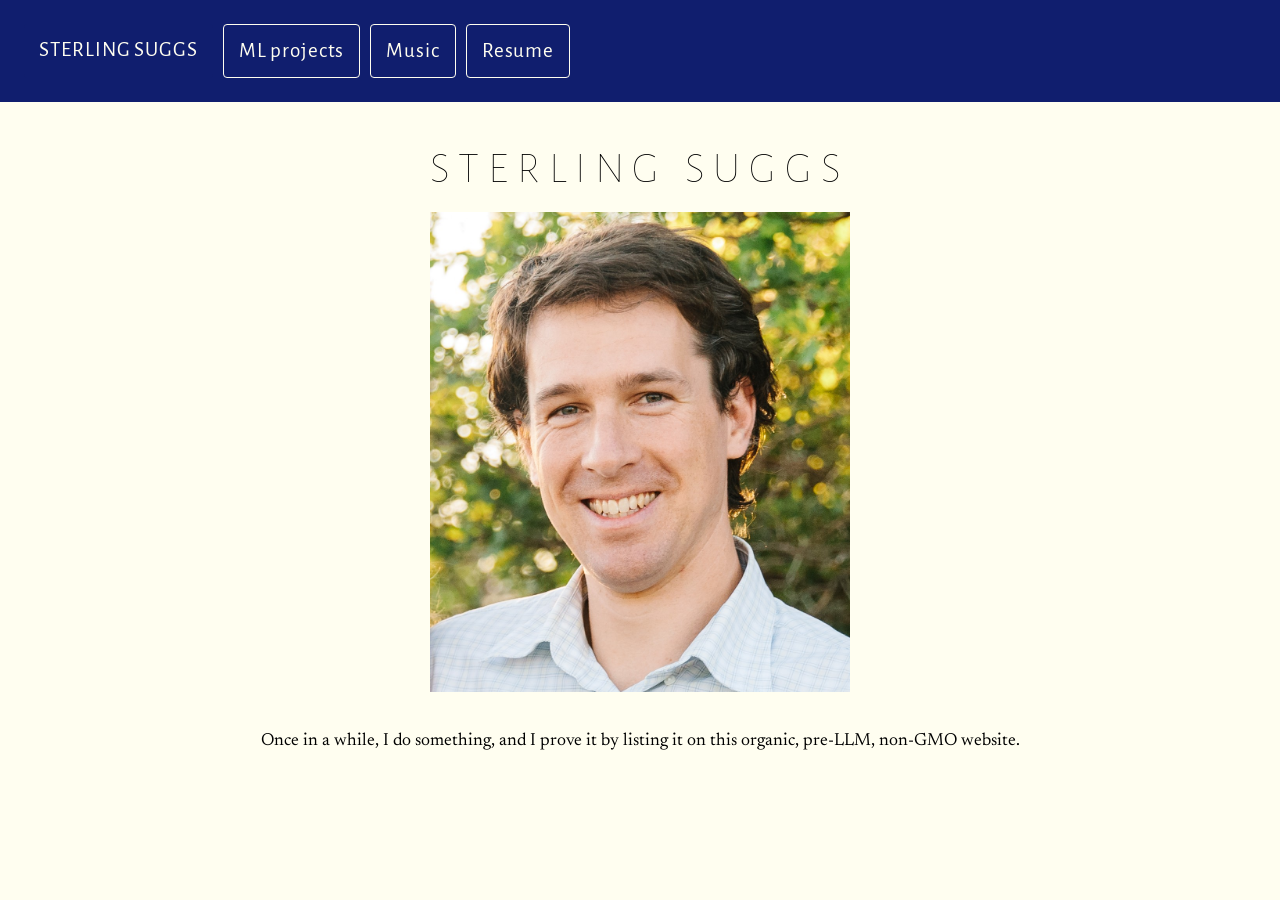
<file: index.html>
<!DOCTYPE html>
<html>

<head>


<!-- Global site tag (gtag.js) - Google Analytics -->
<script async src="https://www.googletagmanager.com/gtag/js?id=G-BL44L654N5"></script>
<script>
  window.dataLayer = window.dataLayer || [];
  function gtag(){dataLayer.push(arguments);}
  gtag('js', new Date());

  gtag('config', 'G-BL44L654N5');
</script>

<link rel='stylesheet' href='style/style.css'>
<link rel="stylesheet" href="https://fonts.googleapis.com/css?family=Alegreya Sans">
<link rel="stylesheet" href="https://fonts.googleapis.com/css?family=Newsreader">

<title>Sterling Suggs</title>




</head>

<body>

  <!-- I know someone is going to look in here and criticize my copying and pasting the menu
       onto every page.  I threw this site together in a weekend.  Maybe one day I'll clean it up.  -->



  <nav class="navbar" id="navbar">
    
      <a href='index.html' id='home-button'>Sterling Suggs</a>
      <a href='projects.html'>ML projects</a>
      <a href='musicmain.html'>Music</a>
      <a href='resume.html'>Resume</a>
      
    
</nav>
<!-- <script src='loadmenu.js'></script> -->


<div class="main">


  <div id='content-wrap'>

  <h3 class='title'>Sterling Suggs</h3>


<img src='img/headshot.jpg' alt="profile picture" class='inline-item' style='max-height: 500px; margin:auto; display:block;'>

<p>
<br>
Once in a while, I do something, and I prove it by listing it on this organic, pre-LLM, non-GMO website.
<br><br>




</p>

</div>





</div>
<!-- <div class='footer'>
  <samp> swsuggs at student dot byu dot edu </samp>
</div> -->





</body>

</html>
</file>
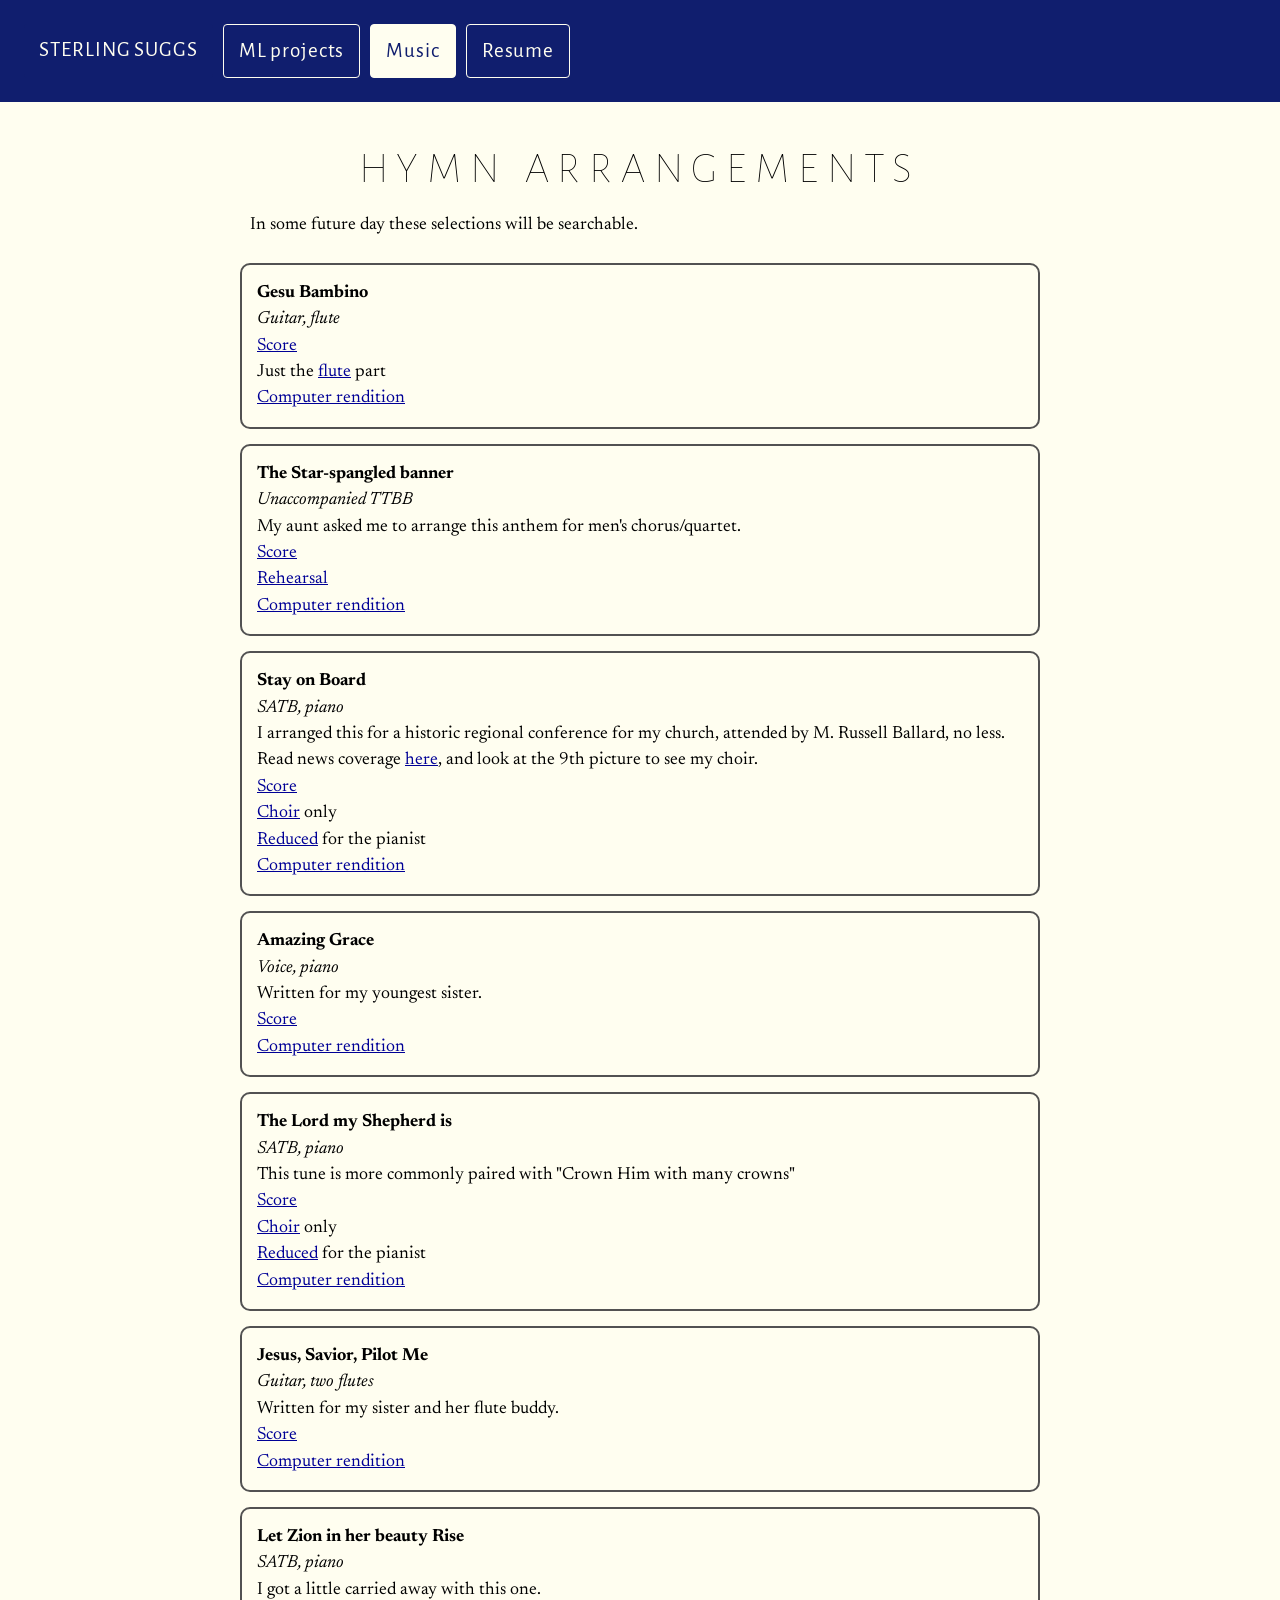
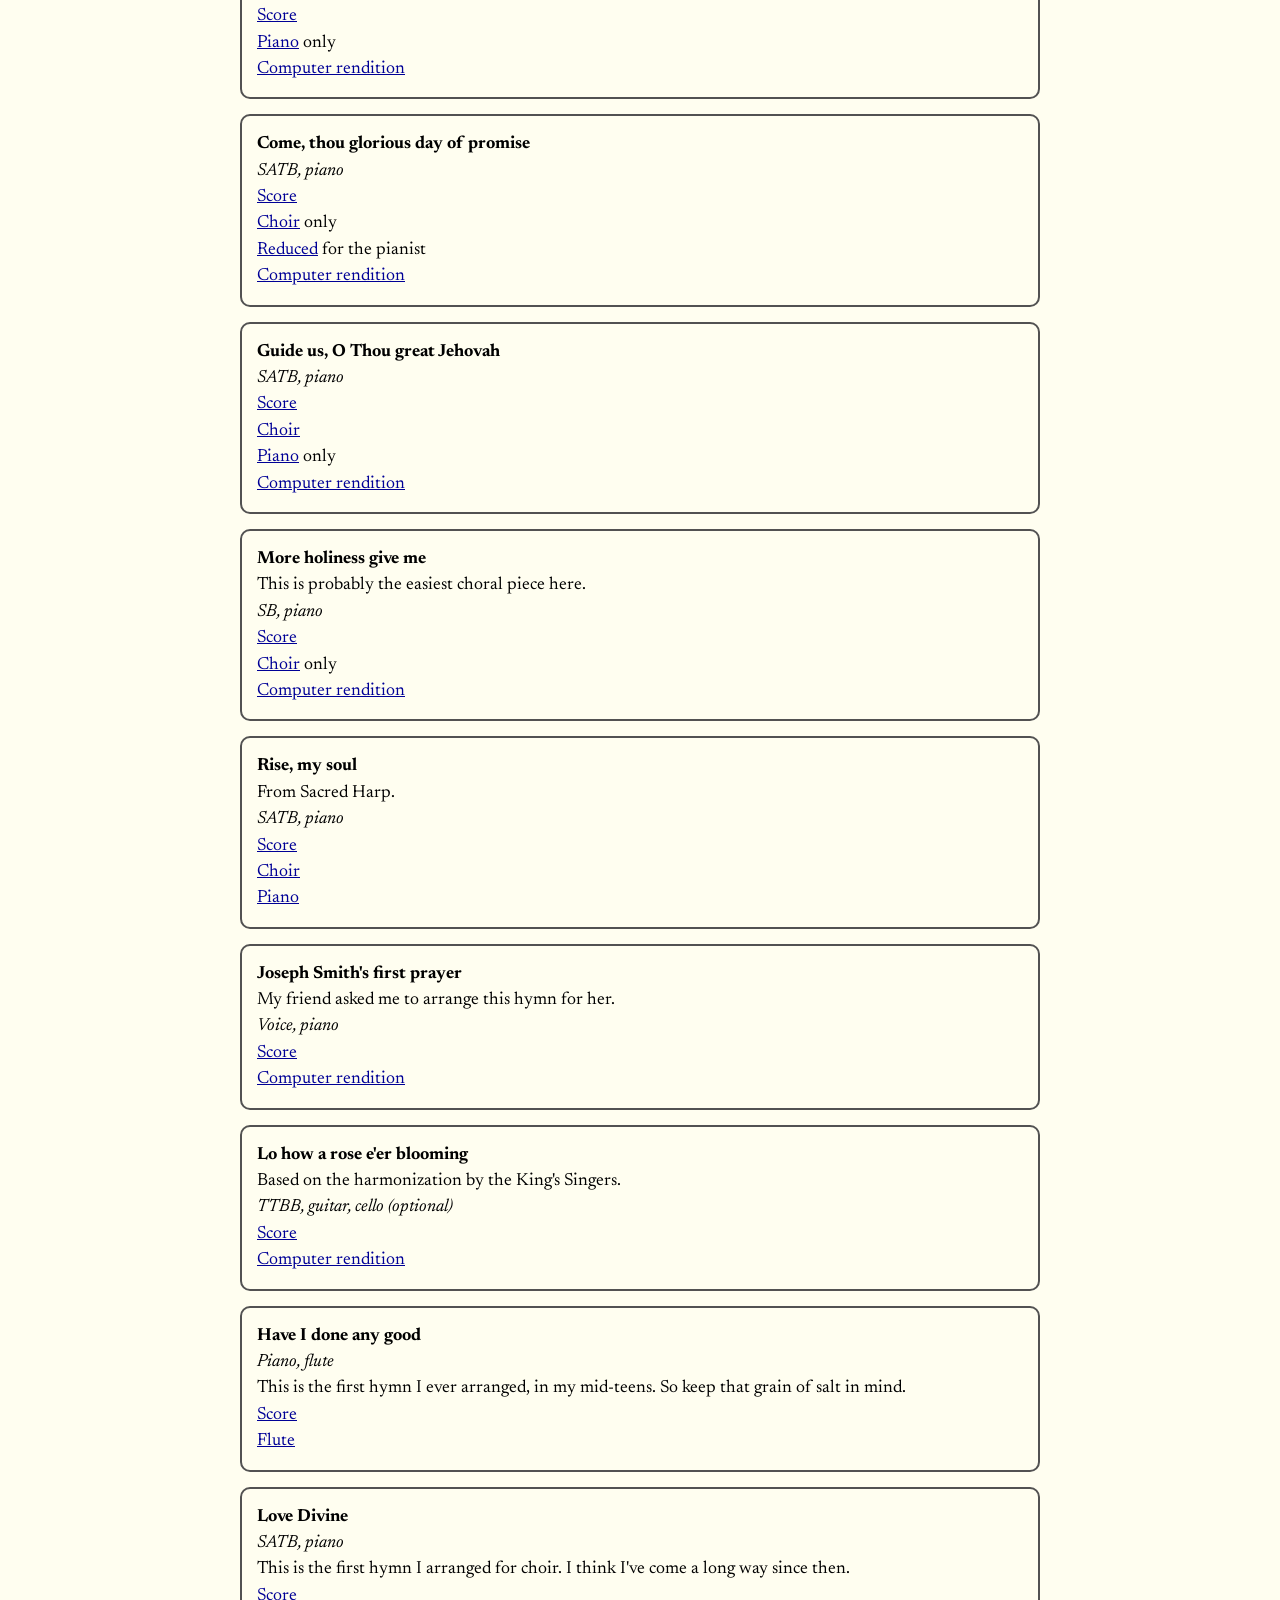
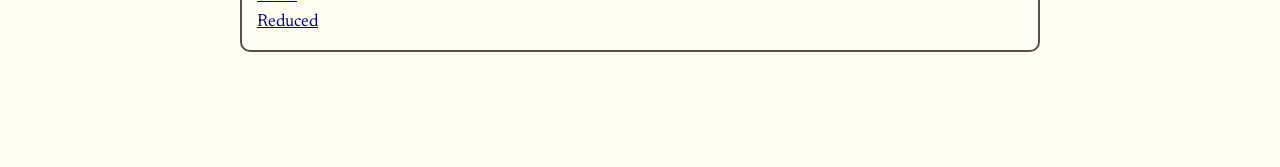
<file: music.html>
<!DOCTYPE html>

<html>

<head>

    <!-- Global site tag (gtag.js) - Google Analytics -->
<script async src="https://www.googletagmanager.com/gtag/js?id=G-BL44L654N5"></script>
<script>
  window.dataLayer = window.dataLayer || [];
  function gtag(){dataLayer.push(arguments);}
  gtag('js', new Date());

  gtag('config', 'G-BL44L654N5');
</script>

<link rel='stylesheet' href='style/style.css'>
<link rel="stylesheet" href="https://fonts.googleapis.com/css?family=Alegreya Sans">
<link rel="stylesheet" href="https://fonts.googleapis.com/css?family=Newsreader">


<title>Sterling Suggs music</title>


</head>

<body>

  <nav class="navbar">
    <!-- <div class="menu"> -->
    <a href="index.html" id="home-button">Sterling Suggs</a>
    <a href="projects.html">ML projects</a>
    <a href="musicmain.html" id="current-page">Music</a>
    <a href="resume.html">Resume</a>
    
    <!-- </div> -->

    
</nav>

<div class="main">

  <h3 class='title'>Hymn arrangements</h3>


    <div class='inline-item'>

      In some future day these selections will be searchable.
    
    </div>



<div class='project'>
  <h2>Gesu Bambino</h2> 
  <div class='music-item-inst'>Guitar, flute </div>
  <p> </p>
  <a href='music/sheet/gesu bambino/gesu_bambino.pdf' target='_blank'>Score</a> <br>
  Just the <a href='music/sheet/gesu bambino/gesu_bambino_flute.pdf' target='_blank'>flute</a> part <br>
  <a href="music/audio/gesu_bambino.mp3" target="_blank">Computer rendition </a>
</div>

<div class='project'>
  <h2>The Star-spangled banner</h2>
  <div class='music-item-inst'>Unaccompanied TTBB</div>
  <p>My aunt asked me to arrange this anthem for men's chorus/quartet.</p>
  <a href='music/sheet/the star spangled banner.pdf' target='_blank'>Score</a> <br>
  <a href='music/sheet/the star spangled banner reduced.pdf' target="_blank">Rehearsal</a><br>
  <a href="music/audio/the star spangled banner.mp3" target="_blank">Computer rendition</a>
</div>


<div class='project'>
  <h2>Stay on Board</h2>
  <div class='music-item-inst'>SATB, piano</div>
  <p>I arranged this for a historic regional conference for my church, attended by M. Russell Ballard, no less. <br>
    Read news coverage 
    <a href = 'https://www.thechurchnews.com/archives/2016-01-07/elder-ballard-speaks-at-60th-anniversary-commemoration-of-churchs-first-single-adult-stake-29045' target="_blank">
       here</a>, and look at the 9th picture to see my choir.

  </p>
  <a href='music/sheet/Stay on board/stay on board the good ship zion.pdf' target='_blank'>Score</a> <br>
  <a href="music/sheet/Stay on board/stay on board the good ship zion - Choir.pdf" target="_blank">Choir</a> only <br>
  <a href="music/sheet/Stay on board/stay on board the good ship zion imploded.pdf" target="_blank">Reduced</a> for the pianist <br>
  <a href="music/audio/stay on board the good ship zion.mp3" target="_blank">Computer rendition</a>
</div>


<div class='project'>
  <h2>Amazing Grace</h2>
  <div class='music-item-inst'>Voice, piano</div>
  <p> Written for my youngest sister.  </p>
  <a href='music/sheet/amazing grace.pdf' target='_blank'>Score</a> <br>
  <a href="music/audio/amazing grace.mp3" target="_blank">Computer rendition</a>
</div>


<div class='project'>
  <h2>The Lord my Shepherd is</h2>
  <div class='music-item-inst'>SATB, piano</div>
  <p> This tune is more commonly paired with "Crown Him with many crowns" </p>
  <a href='music/sheet/The Lord My Shepherd Is/the lord my shepherd is.pdf' target='_blank'>Score</a> <br>
  <a href='music/sheet/The Lord My Shepherd Is/the lord my shepherd is - Choir.pdf' target='_blank'>Choir</a> only <br>
  <a href='music/sheet/The Lord My Shepherd Is/the lord my shepherd is imploded.pdf' target='_blank'>Reduced</a> for the pianist <br>
  <a href="music/audio/the lord my shepherd is.mp3" target="_blank">Computer rendition</a>
</div>

<div class='project'>
  <h2>Jesus, Savior, Pilot Me</h2>
  <div class="music-item-inst">Guitar, two flutes</div>
  <p>
    Written for my sister and her flute buddy.
  </p>
  <a href='music/sheet/Jesus, Savior, pilot me/jesus savior pilot me.pdf' target='_blank'>Score</a> <br>
  <a href="music/audio/jesus savior pilot me.mp3" target="_blank">Computer rendition</a>
</div>


<div class='project'>
  <h2>Let Zion in her beauty Rise</h2>
  <div class='music-item-inst'>SATB, piano</div>
  <p>
    I got a little carried away with this one.
  </p>
  <a href='music/sheet/Let Zion in her beauty rise/let zion in her beauty rise.pdf' target='_blank'>Score</a> <br>
  <a href="music/sheet/Let Zion in her beauty rise/let zion in her beauty rise piano.pdf" target="_blank">Piano</a> only <br>
  <a href="music/audio/let zion in her beauty rise.mp3" target="_blank">Computer rendition</a>
</div>


<div class='project'>
  <h2>Come, thou glorious day of promise</h2>
  <div class='music-item-inst'>SATB, piano</div>
  <a href='music/sheet/Come thou glorious day of promise/come thou glorious day of promise.pdf' target='_blank'>Score</a> <br>
  <a href='music/sheet/Come thou glorious day of promise/come thou glorious day of promise - chorus.pdf' target='_blank'>Choir</a> only<br>
  <a href='music/sheet/Come thou glorious day of promise/come thou glorious day of promise piano.pdf' target='_blank'>Reduced</a> for the pianist <br>
  <a href="music/audio/come thou glorious day of promise.mp3" target="_blank">Computer rendition</a>
</div>


<div class='project'>
  <h2>Guide us, O Thou great Jehovah</h2>
  <div class='music-item-inst'>SATB, piano</div>
  <a href='music/sheet/guide us o thou great jehovah/guide us o thou great jehova.pdf' target='_blank'>Score</a> <br>
  <a href='music/sheet/guide us o thou great jehovah/guide us o thou great jehova - Chorus.pdf' target='_blank'>Choir</a> <br>
  <a href='music/sheet/guide us o thou great jehovah/guide us o thou great jehova - Piano.pdf' target='_blank'>Piano</a> only <br>
  <a href="music/audio/guide us o thou great jehovah.mp3" target="_blank">Computer rendition</a>
</div>

<div class='project'>
  <h2>More holiness give me</h2>
  <p>
    This is probably the easiest choral piece here.
  </p>
  <div class='music-item-inst'>SB, piano</div>
  <a href='music/sheet/more holiness give me/more holiness give me.pdf' target='_blank'>Score</a> <br>
  <a href='music/sheet/more holiness give me/more holiness give me - Choir.pdf' target="_blank">Choir</a> only <br>
  <a href='music/audio/more holiness give me.mp3' target="_blank">Computer rendition</a>
</div>


<div class='project'>
  <h2>Rise, my soul</h2>
  <p>
    From Sacred Harp.
  </p>
  <div class='music-item-inst'>SATB, piano</div>
  <a href='music/sheet/Rise my soul/rise my soul.pdf' target='_blank'>Score</a> <br>
  <a href='music/sheet/Rise my soul/rise my soul - Choir.pdf' target='_blank'>Choir</a> <br>
  <a href='music/sheet/Rise my soul/rise my soul piano.pdf' target='_blank'>Piano</a> <br>
  <!-- <a href="music/audio/rise my soul.mp3" target="_blank">Computer rendition</a>  NEED TO ADD STILL -->
</div>

<div class='project'>
  <h2>Joseph Smith's first prayer</h2>
  <p> My friend asked me to arrange this hymn for her.</p>
  <div class='music-item-inst'>Voice, piano</div>
  <a href='music/sheet/joseph smiths first prayer.pdf' target='_blank'>Score</a> <br>
  <a href="music/audio/joseph smiths first prayer.mp3" target="_blank">Computer rendition</a>
</div>

<div class='project'>
  <h2>Lo how a rose e'er blooming</h2>
  <p>
    Based on the harmonization by the King's Singers.
  </p>
  <div class='music-item-inst'>TTBB, guitar, cello (optional)</div>
  <a href='music/sheet/Lo how a rose.pdf' target='_blank'>Score</a> <br>
  <a href="music/audio/Lo how a rose.mp3" target="_blank">Computer rendition</a>
</div>


<div class='project'>
  <h2>Have I done any good</h2>
  <div class='music-item-inst'>Piano, flute</div>
  <p>
    This is the first hymn I ever arranged, in my mid-teens.  So keep that grain of salt in mind.
  </p>
  <a href='music/sheet/Have I done any good/Have I Done Any Good.pdf' target='_blank'>Score</a> <br>
  <a href='music/sheet/Have I done any good/Have I Done any Good- flute.pdf' target='_blank'>Flute</a> <br>
  
</div>


<div class='project'>
  <h2>Love Divine</h2>
  <div class='music-item-inst'>SATB, piano</div>
  <p>
    This is the first hymn I arranged for choir.  I think I've come a long way since then.
  </p>
  <a href='music/sheet/Love divine/love divine four staff.pdf' target='_blank'>Score</a> <br>
  <a href='music/sheet/Love divine/love divine two staff.pdf' target='_blank'>Reduced</a> <br>
  
</div>


<!-- 
<div class='music-item'>
  <h2></h2>
  <div class='music-item-inst'></div>
  <a href='music/sheet/#' target='_blank'>Score</a> <br>
</div>

<div class='music-item'>
  <h2></h2>
  <div class='music-item-inst'></div>
  <a href='music/sheet/#' target='_blank'>Score</a> <br>
</div>

<div class='music-item'>
  <h2></h2>
  <div class='music-item-inst'></div>
  <a href='music/sheet/#' target='_blank'>Score</a> <br>
</div>

<div class='music-item'>
  <h2></h2>
  <div class='music-item-inst'></div>
  <a href='music/sheet/#' target='_blank'>Score</a> <br>
</div> -->


<div style='height:100px;'></div>
</div>





</body>
</html>
</file>
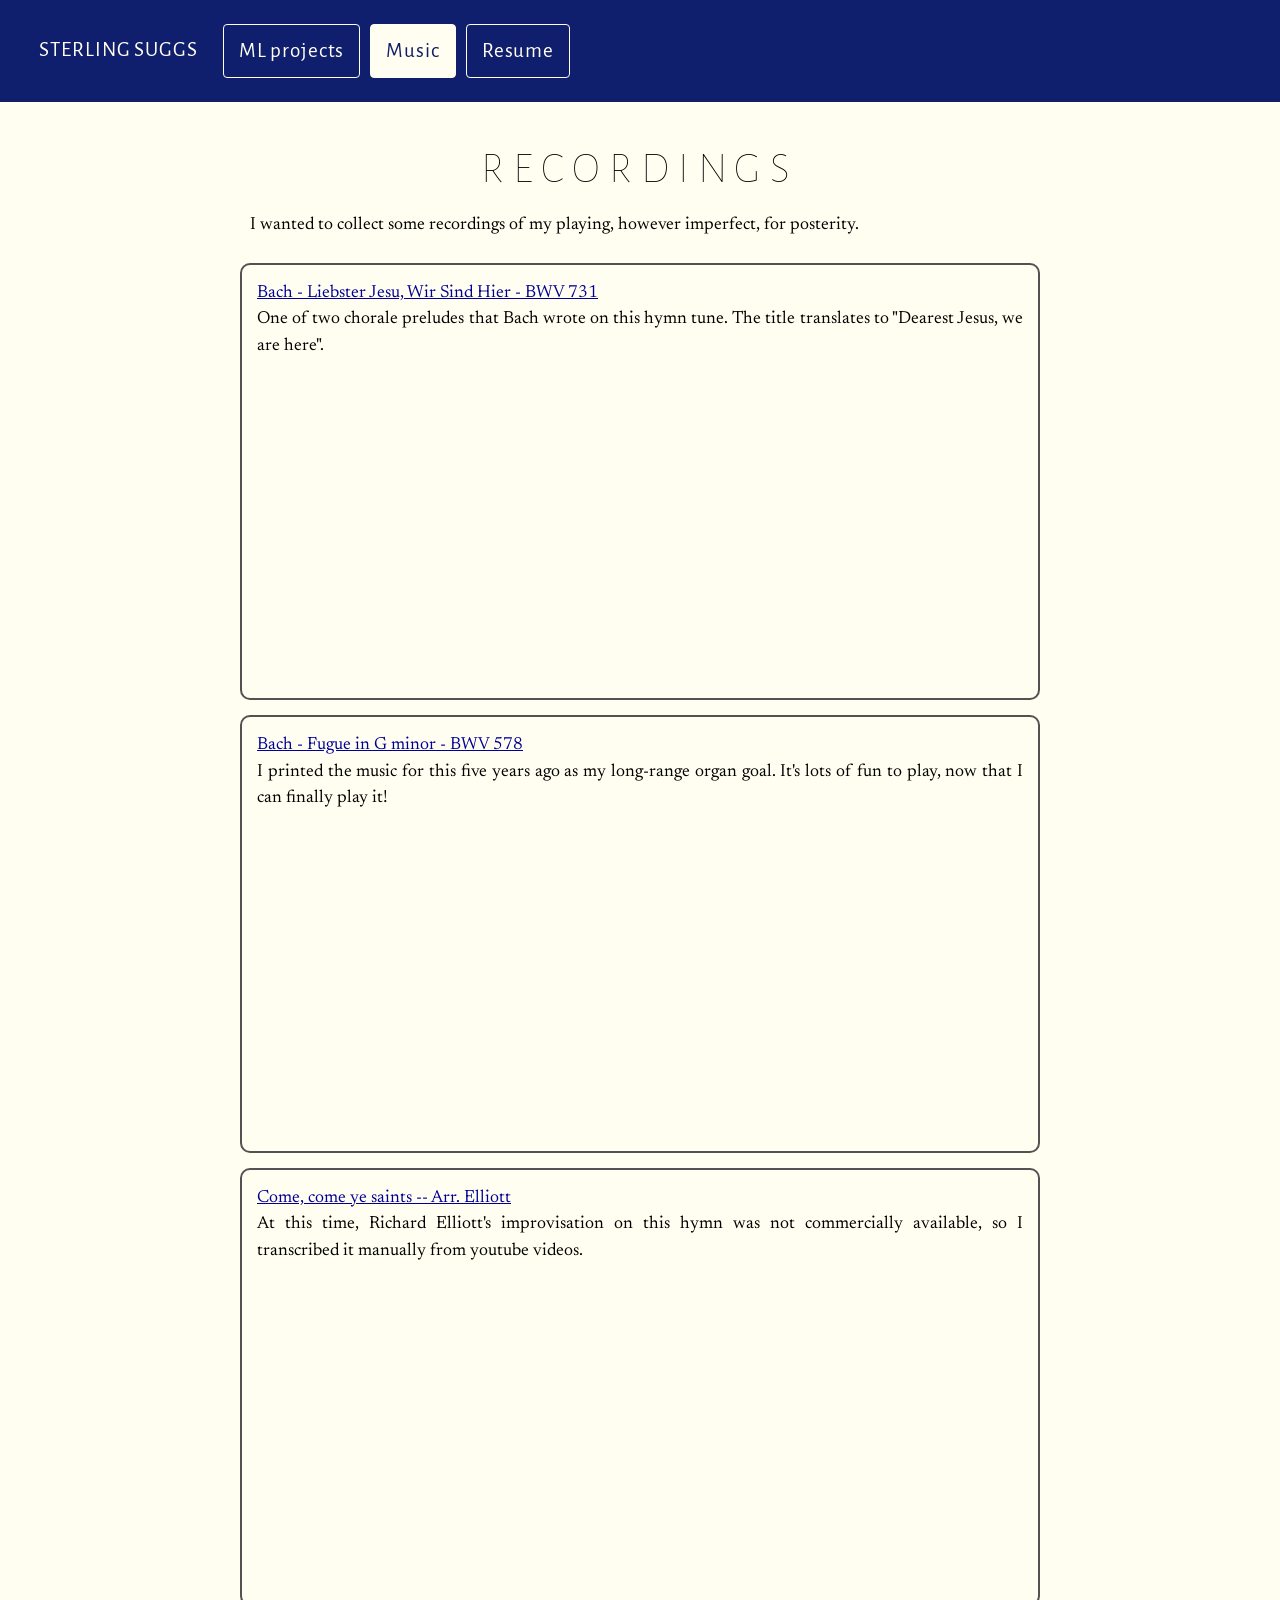
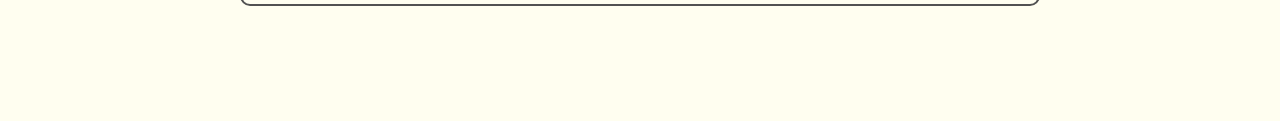
<file: music_recordings.html>
<!DOCTYPE html>

<html>

<head>

    <!-- Global site tag (gtag.js) - Google Analytics -->
<script async src="https://www.googletagmanager.com/gtag/js?id=G-BL44L654N5"></script>
<script>
  window.dataLayer = window.dataLayer || [];
  function gtag(){dataLayer.push(arguments);}
  gtag('js', new Date());

  gtag('config', 'G-BL44L654N5');
</script>

<link rel='stylesheet' href='style/style.css'>
<link rel="stylesheet" href="https://fonts.googleapis.com/css?family=Alegreya Sans">
<link rel="stylesheet" href="https://fonts.googleapis.com/css?family=Newsreader">


<title>Sterling Suggs music</title>


</head>

<body>

  <nav class="navbar">
    <!-- <div class="menu"> -->
    <a href="index.html" id="home-button">Sterling Suggs</a>
    <a href="projects.html">ML projects</a>
    <a href="musicmain.html" id="current-page">Music</a>
    <a href="resume.html">Resume</a>
    
    <!-- </div> -->

    
</nav>

<div class="main">

    <h3 class='title'>Recordings</h3>

    <div class='inline-item'>
    I wanted to collect some recordings of my playing, however imperfect, for posterity.
    </div>

    <div class='project'>

      <a href='https://youtu.be/HRDC36AGZeI' target='_blank'> Bach - Liebster Jesu, Wir Sind Hier - BWV 731 </a>
      <p> One of two chorale preludes that Bach wrote on this hymn tune.  The title translates to "Dearest Jesus, we are here".
			</p>
			<p>
				<iframe width="560" height="315" src="https://www.youtube.com/embed/HRDC36AGZeI" frameborder="0" allow="autoplay; encrypted-media" allowfullscreen></iframe>
			</p>

    </div>

    <div class="project">
			<a href="https://youtu.be/NL8vvpFWw6Q" target="_blank">Bach - Fugue in G minor - BWV 578</a>
			<p> I printed the music for this five years ago as my long-range organ goal.  It's lots of fun to play, now that I can finally play it!
			</p>
			<p>
				<iframe width="560" height="315" src="https://www.youtube.com/embed/NL8vvpFWw6Q" frameborder="0" allow="autoplay; encrypted-media" allowfullscreen></iframe>
			</p>
		</div>

    <div class="project">
			<a href="https://www.youtube.com/watch?v=6tzG-0KtzKo" target="_blank">Come, come ye saints -- Arr. Elliott</a>
			<p> At this time, Richard Elliott's improvisation on this hymn was not commercially available, so I 
        transcribed it manually from youtube videos.
			</p>
			<p>
				<iframe width="560" height="315" src="https://www.youtube.com/embed/6tzG-0KtzKo?si=fr17MFxge9m3k4PY" frameborder="0" allow="autoplay; encrypted-media" allowfullscreen></iframe>
			</p>
		</div>


    <div style='height:100px;'></div>
</div>

</body>

</html>
</file>
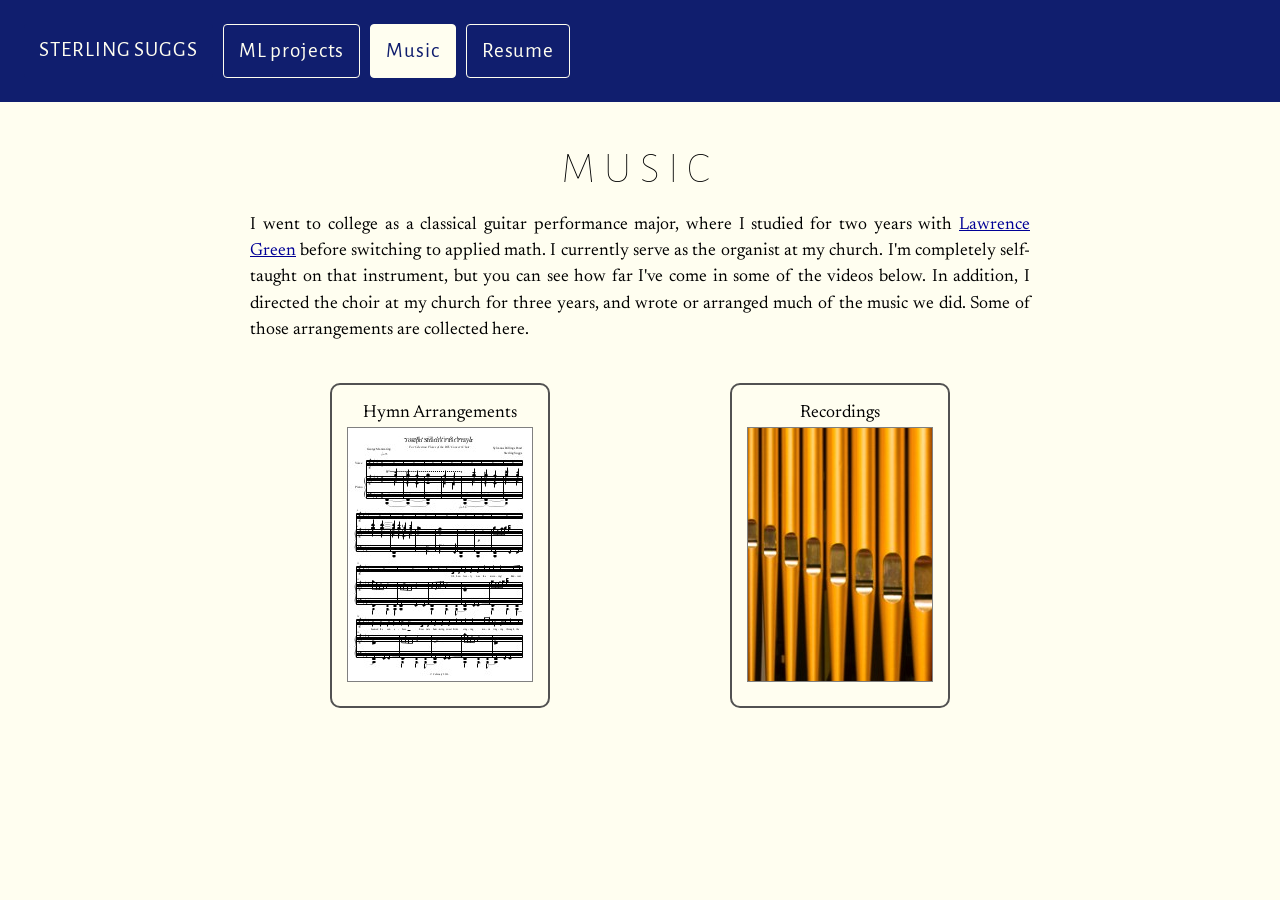
<file: musicmain.html>
<!DOCTYPE html>

<html>

<head>

    <!-- Global site tag (gtag.js) - Google Analytics -->
<script async src="https://www.googletagmanager.com/gtag/js?id=G-BL44L654N5"></script>
<script>
  window.dataLayer = window.dataLayer || [];
  function gtag(){dataLayer.push(arguments);}
  gtag('js', new Date());

  gtag('config', 'G-BL44L654N5');
</script>

<link rel='stylesheet' href='style/style.css'>
<link rel="stylesheet" href="https://fonts.googleapis.com/css?family=Alegreya Sans">
<link rel="stylesheet" href="https://fonts.googleapis.com/css?family=Newsreader">


<title>Sterling Suggs music</title>


</head>

<body>

  <nav class="navbar">
    
    <a href="index.html" id="home-button">Sterling Suggs</a>
    <a href="projects.html">ML projects</a>
    <a href="musicmain.html" id="current-page">Music</a>
    <a href="resume.html">Resume</a>
    
    

    
</nav>

<div class="main">

    <h3 class='title'>Music</h3>

    <div class='inline-item'>
        I went to college as a classical guitar performance major, where I studied for two years with 
        <a href='https://music.byu.edu/directory/lawrence-green' target="_blank">Lawrence Green</a> 
        before switching to applied math.  
        I currently serve as the organist at my church.  I'm completely self-taught on that instrument,
        but you can see how far I've come in some of the videos below.
        In addition, I directed the choir at my church for three years, and wrote or arranged
        much of the music we did.  Some of those arrangements are collected here.
        
  
    </div>

    <div class='flex'>

    <div class="container project">
        <p style='text-align:center;'>Hymn Arrangements</p>
        <a href="music.html"><span class="div-link"></span></a>
        <img src='img/thumbnail.jpg' style='border:1px solid gray;'>
    </div>

    <div class="container project">
        <p style='text-align: center;'>Recordings</p>
        <a href="music_recordings.html"><span class="div-link"></span></a>
        <img src='img/organ-thumb.jpg' style="border: 1px solid gray;">
    </div>

    </div>

    

    <div style='height:100px;'></div>
</div>




</body>
</html>
</file>
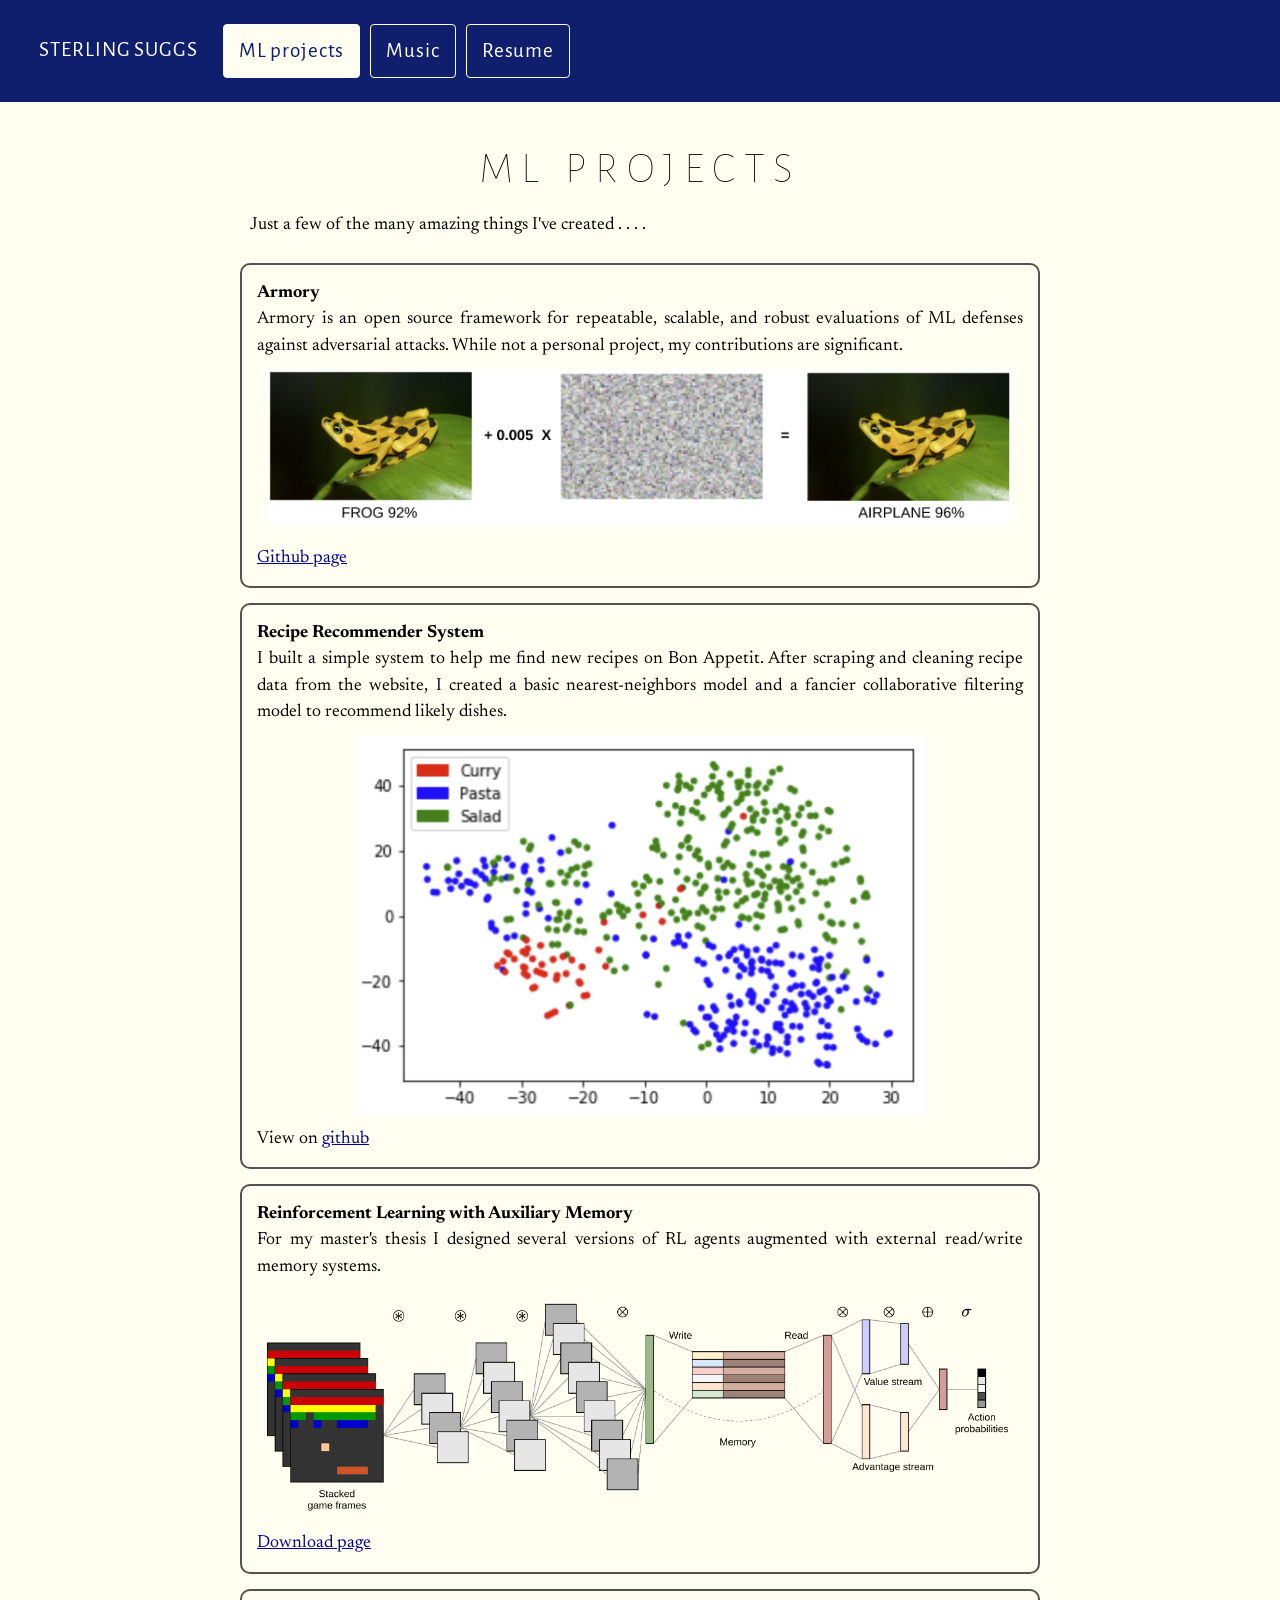
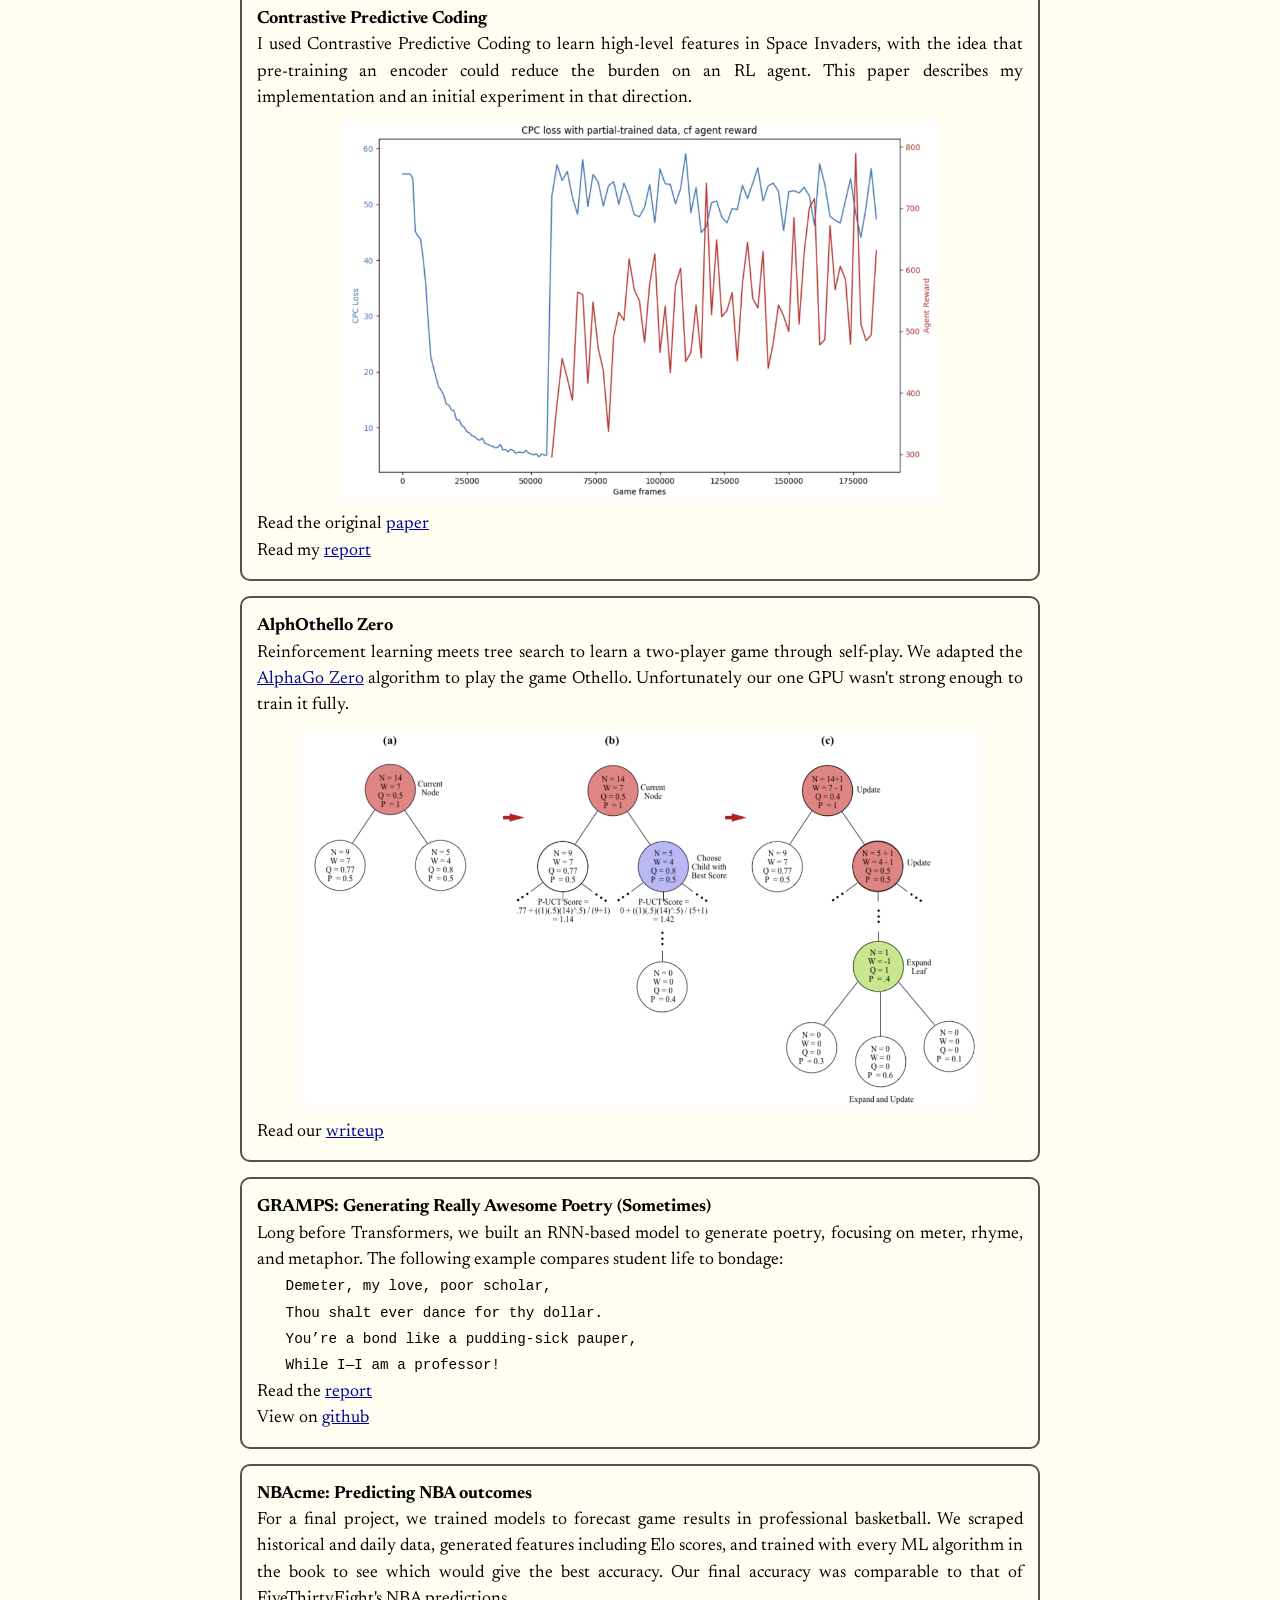
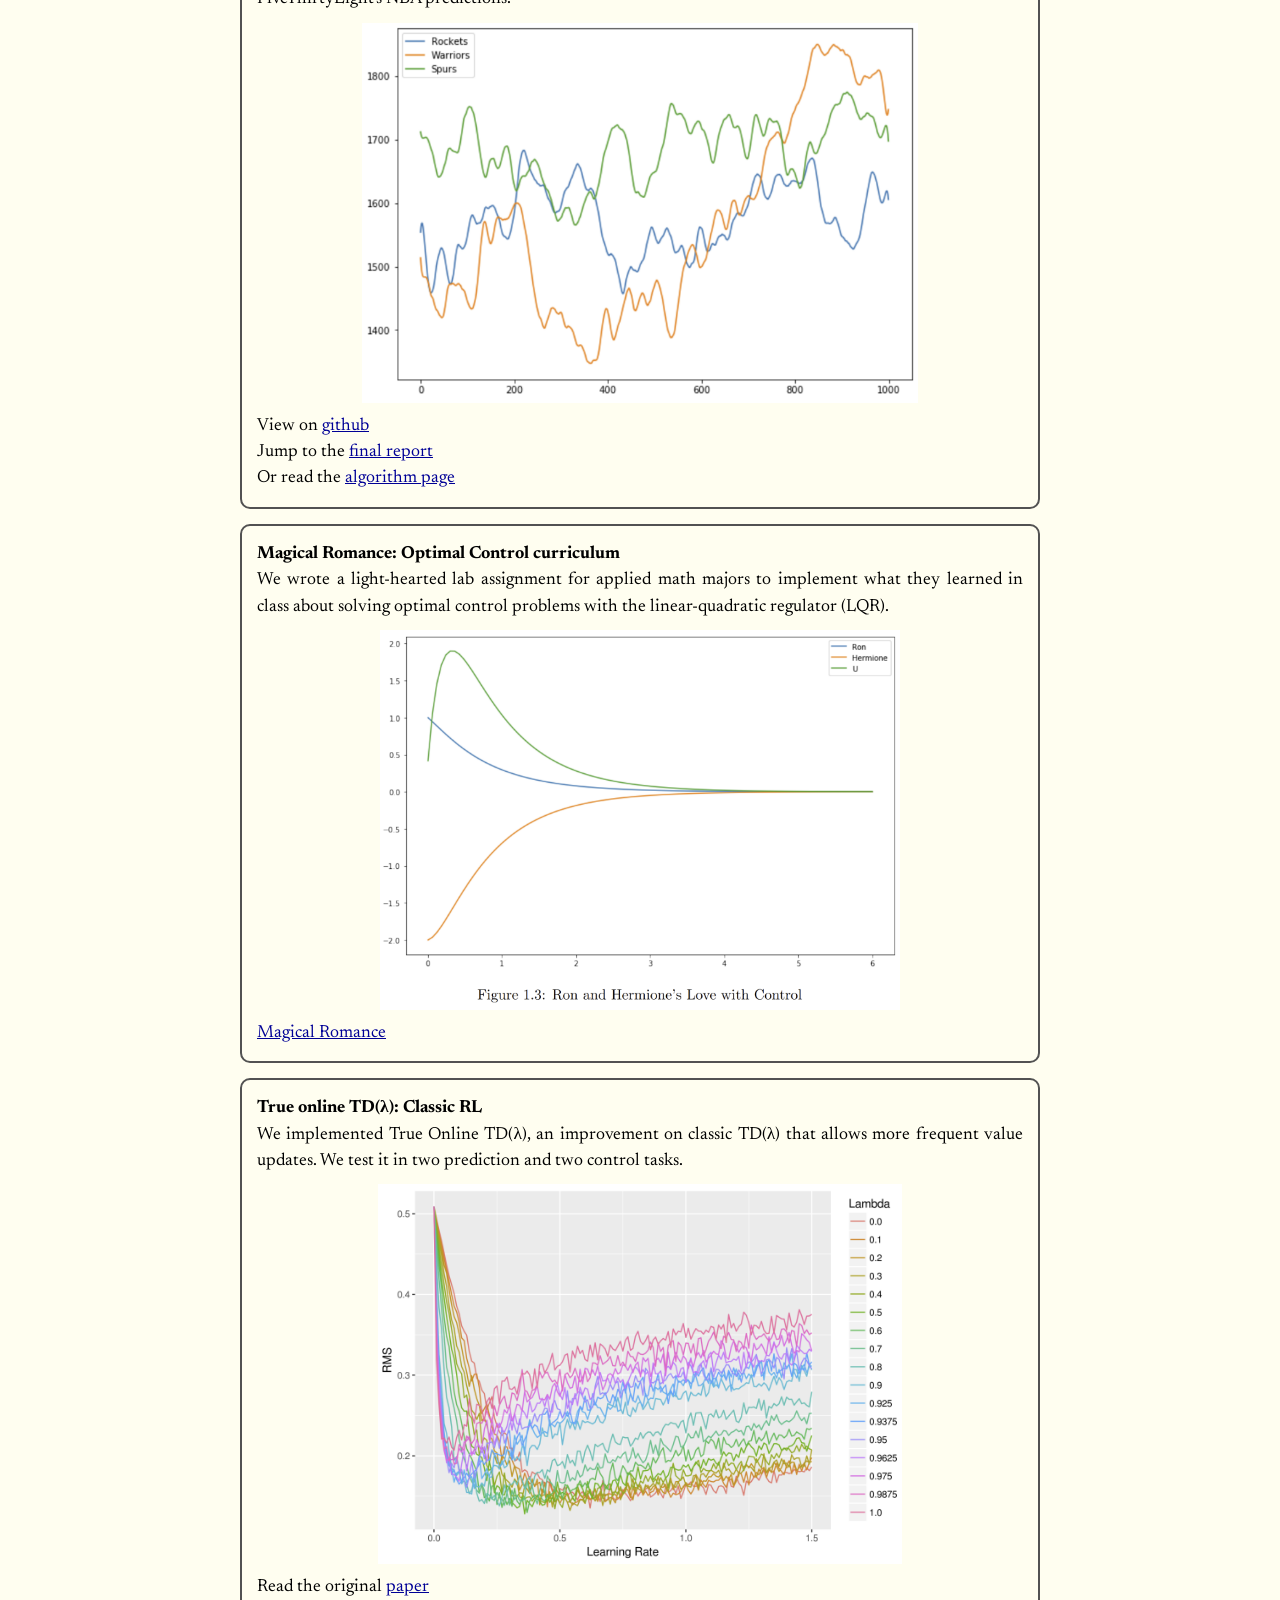
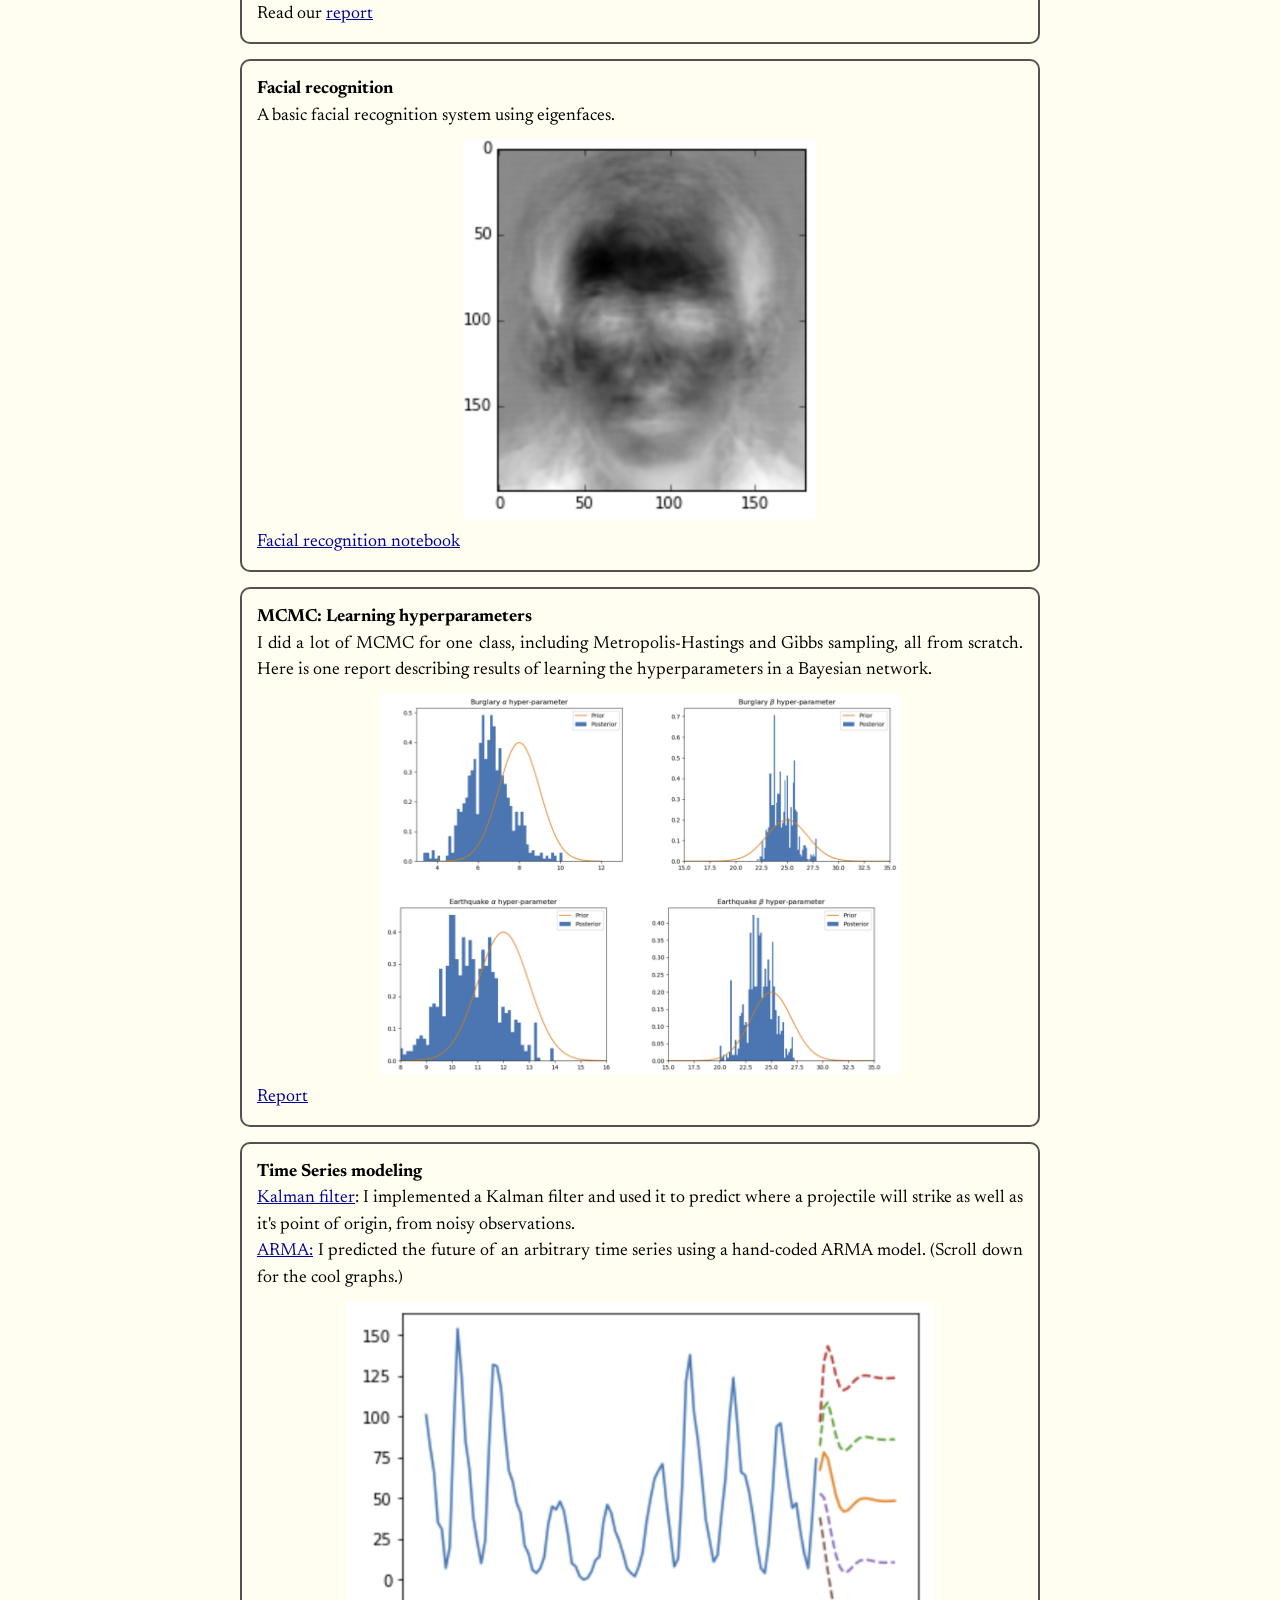
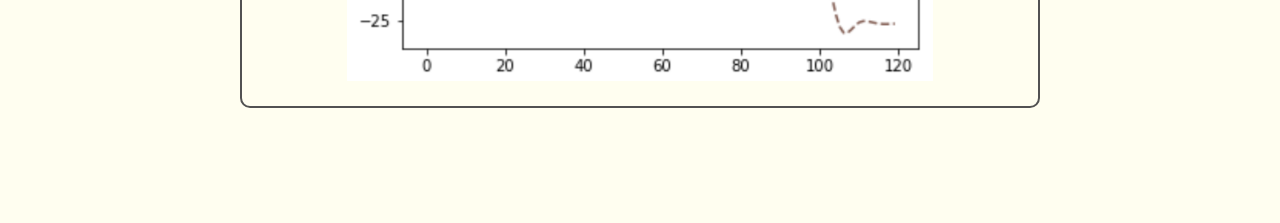
<file: projects.html>
<!DOCTYPE html>

<html>

<head>

    <!-- Global site tag (gtag.js) - Google Analytics -->
<script async src="https://www.googletagmanager.com/gtag/js?id=G-BL44L654N5"></script>
<script>
  window.dataLayer = window.dataLayer || [];
  function gtag(){dataLayer.push(arguments);}
  gtag('js', new Date());

  gtag('config', 'G-BL44L654N5');
</script>

<link rel='stylesheet' href='style/style.css'>
<link rel="stylesheet" href="https://fonts.googleapis.com/css?family=Alegreya Sans">
<link rel="stylesheet" href="https://fonts.googleapis.com/css?family=Newsreader">


<title>Sterling Suggs projects</title>


</head>

<body>
    
    <nav class="navbar">
        <a href="index.html" id=home-button>Sterling Suggs</a>
        <a href="projects.html" id="current-page">ML projects</a>
        <a href="musicmain.html">Music</a>
        <a href="resume.html">Resume</a>
        
    </nav>


<div class='main'>
    <h3 class="title">ML Projects</h3>

    <div class='inline-item'>Just a few of the many amazing things I've created . . . .</div>

    <div class='project'>
        <strong>Armory</strong>
        <p>
            Armory is an open source framework for repeatable, scalable, 
            and robust evaluations of ML defenses against adversarial attacks.
            While not a personal project, my contributions are significant.
        </p>
        <img src='img/adversarial.png' alt="adversarial example" class='inline-item'>
        <a href="https://github.com/twosixlabs/armory" target="_blank">Github page</a>
    </div>

    <div class='project'>
        <strong>Recipe Recommender System</strong>
        <p>
            I built a simple system to help me find new recipes on Bon Appetit.  
            After scraping and cleaning recipe data from the website, I created a basic nearest-neighbors 
            model and a fancier collaborative filtering model to recommend likely dishes.
        </p>
        <img src='img/recipe-clusters.png' alt="recipe clusters" class='inline-item' style='max-height: 400px; margin:auto; display:block;'>
        View on <a href="https://github.com/swsuggs/recipe-recommender" target='_blank'>github</a>
    </div>

    <div class="project">
        <strong>Reinforcement Learning with Auxiliary Memory</strong>
        <p>
            For my master's thesis I designed several versions of RL agents augmented with external
            read/write memory systems.
        </p>
        <img src='img/rainbow_mem.png' alt="memory model" class='inline-item'>
        <a href="https://scholarsarchive.byu.edu/etd/9028/" target="_blank">Download page</a>
    </div>

    <div class="project">
        <strong>Contrastive Predictive Coding</strong>
        <p> I used Contrastive Predictive Coding to learn high-level features in Space Invaders, 
            with the idea that pre-training an encoder could reduce the burden on an RL agent.  
            This paper describes my implementation and an initial experiment in that direction.
        </p>
        <img src='img/cpc-loss.png' alt="cpc loss" class='inline-item' style='max-height: 400px; margin:auto; display:block;'>
        Read the original <a href=https://arxiv.org/abs/1807.03748 target="_blank">paper</a><br>
        Read my <a href='ml/cpc.pdf' target="_blank">report</a>
    </div>


    <!-- <div class='project'>
        <a href="https://swsuggs.github.io" target="_blank">swsuggs.github.io</a> 
        <p>
            Ok not a machine learning project, but after actual years of thinking about it, 
            I finally learned HTML and CSS and built a website in a matter of days to display cool things I've made.
            Check it out <a href="https://swsuggs.github.io" target="_blank">here</a>!
        </p>
    </div> -->

    <div class="project">
        <strong>AlphOthello Zero</strong>
        <p>
            Reinforcement learning meets tree search to learn a two-player game through self-play.
            We adapted the <a href="https://deepmind.google/discover/blog/alphago-zero-starting-from-scratch/" target="_blank">AlphaGo Zero</a> 
            algorithm to play the game Othello.  Unfortunately our one GPU wasn't strong enough to train it fully.
        </p>
        <img src='img/mcts.png' alt="monte carlo tree search" class='inline-item' style='max-height: 400px; margin:auto; display:block;'>
        Read our <a href="ml/Alphello_Zero.pdf" target="_blank">writeup</a>
    </div>


    <div class="project">
        <strong>GRAMPS: Generating Really Awesome Poetry (Sometimes)</strong>
        <p> Long before Transformers, we built an RNN-based model to generate poetry, 
            focusing on meter, rhyme, and metaphor.  
            The following example compares student life to bondage: <br />
        <samp style='margin-left:2em;'>  Demeter, my love, poor scholar, </samp><br>
        <samp style='margin-left:2em;'>Thou shalt ever dance for thy dollar. </samp><br>
        <samp style='margin-left:2em;'>You’re a bond like a pudding-sick pauper, </samp><br/>
            <samp style='margin-left:2em;'>While I—I am a professor! </samp><br/>
        </samp>
            Read the <a href='ml/gramps.pdf' target='blank'>report</a> <br />
            View on <a href='https://github.com/Tahlor/GRAMPS' target='_blank'>github</a>
        </p>
    </div>


    <div class="project">
        <strong>NBAcme: Predicting NBA outcomes</strong>
        <p> For a final project, we trained models to forecast game results in professional basketball.
        We scraped historical and daily data, generated features including Elo scores, and trained with every 
        ML algorithm in the book to see which would give the best accuracy.  Our final accuracy was comparable 
        to that of FiveThirtyEight's NBA predictions. <br/>
        </p>
        <img src='img/elo.png' alt="nba elo rating" class='inline-item' style='max-height: 400px; margin:auto; display:block;'>
        View on <a href="https://github.com/a-morr/nbacme" target="_blank">github</a> <br/>
        Jump to the <a href='https://github.com/a-morr/nbacme/blob/master/Final.ipynb' target='blank'>final report</a> <br/>
        Or read the <a href='https://github.com/a-morr/nbacme/blob/master/Algorithm_Discussion.ipynb' target='blank'>algorithm page</a> <br/>

        
    </div>

    <div class="project">
        <strong>Magical Romance: Optimal Control curriculum</strong>
        <p> We wrote a light-hearted lab assignment for applied math majors to implement 
            what they learned in class about solving optimal control problems with the linear-quadratic regulator (LQR).<br>
            <img src='img/love-control.png' alt="love control" class='inline-item' style='max-height: 400px; margin:auto; display:block;'>
        </p>
        <a href="ml/HarryPotter.pdf" target="_blank">Magical Romance</a>
    </div>


    <div class="project">
        <strong>True online TD(λ): Classic RL</strong>
        <p>We implemented True Online TD(λ), an improvement on classic TD(λ) that allows more frequent value updates.  
            We test it in two prediction and two control tasks.<br/>
            <img src='img/td-lambda.png' alt="rms loss" class='inline-item' style='max-height: 400px; margin:auto; display:block;'>
        Read the original <a href="http://proceedings.mlr.press/v32/seijen14.html" target="_blank">paper</a><br/>
        Read our <a href= "ml/td_lambda.pdf" target='_blank'>report</a><br/>
        </p>
    </div>


    <div class="project">
        <strong>Facial recognition</strong>
        <p> A basic facial recognition system using eigenfaces.<br>
            <img src='img/eigenface.png' alt="eigenface" class='inline-item' style='max-height: 400px; margin:auto; display:block;'>
            <a href="https://github.com/swsuggs/old_labs/blob/main/FacialRecNotebook.ipynb" target="_blank">Facial recognition notebook</a>
        </p>
    </div>

    <div class="project">
        <strong>MCMC: Learning hyperparameters</strong>
        <p>
        I did a lot of MCMC for one class, including Metropolis-Hastings and Gibbs sampling, all from scratch.
        Here is one report describing results of learning the hyperparameters in a Bayesian network.<br>
        <img src='img/mcmc.png' alt="markov chain monte carlo" class='inline-item' style='max-height: 400px; margin:auto; display:block;'>
        <a href='ml/learning-report.pdf' target="_blank">Report</a>
        </p>
    </div>


    <div class="project">
        <strong>Time Series modeling</strong>
        <p> 
            <a href="https://github.com/swsuggs/old_labs/blob/main/kalman.ipynb" target="_blank">Kalman filter</a>:
            I implemented a Kalman filter and used it to predict where a projectile will strike as well as it's point of origin, from noisy observations.
            </p>
        <p> 
            <a href="https://github.com/swsuggs/old_labs/blob/main/arma.ipynb" target="_blank">ARMA:</a>
            I predicted the future of an arbitrary time series using a hand-coded ARMA model.  (Scroll down for the cool graphs.)
        </p>
        <img src='img/arma.png' alt="arma prediction" class='inline-item' style='max-height: 400px; margin:auto; display:block;'>
    </div>


    <div style='height:100px;'></div>

    
</div>
</body>
</html>
</file>
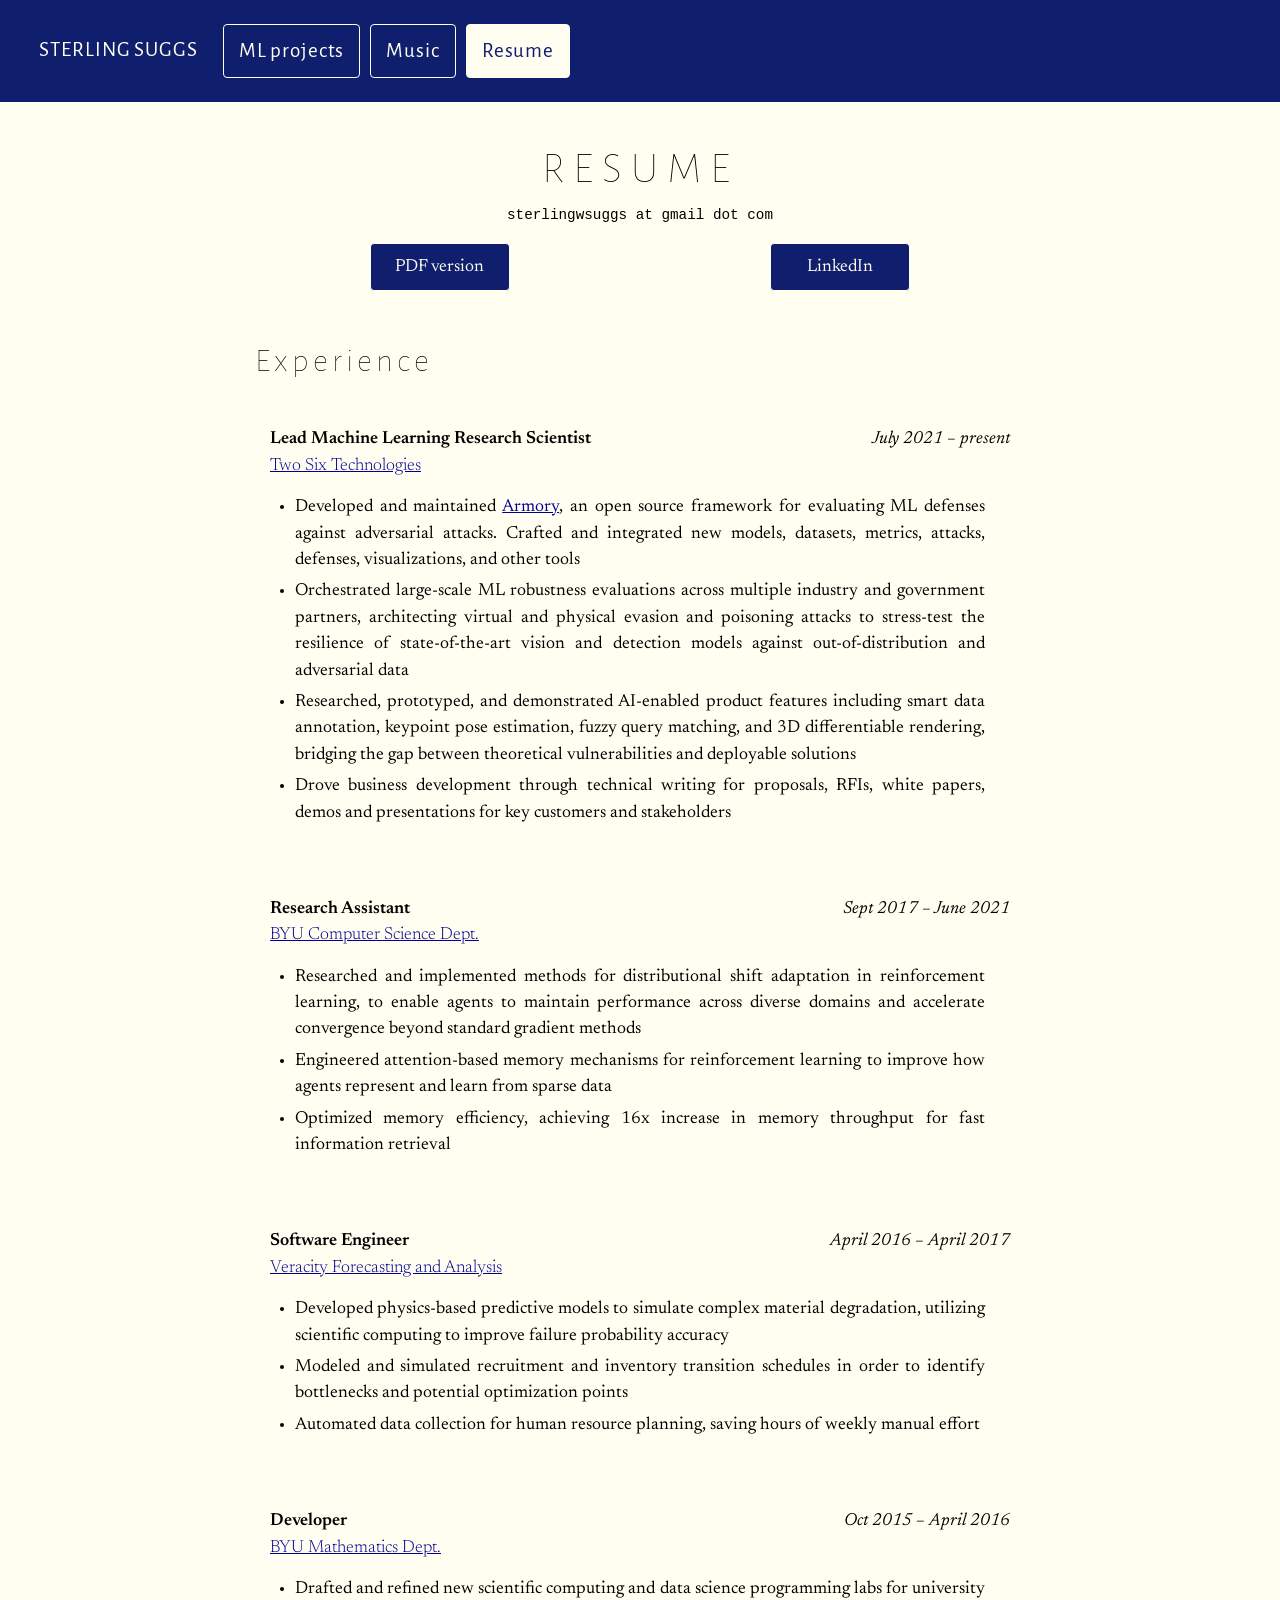
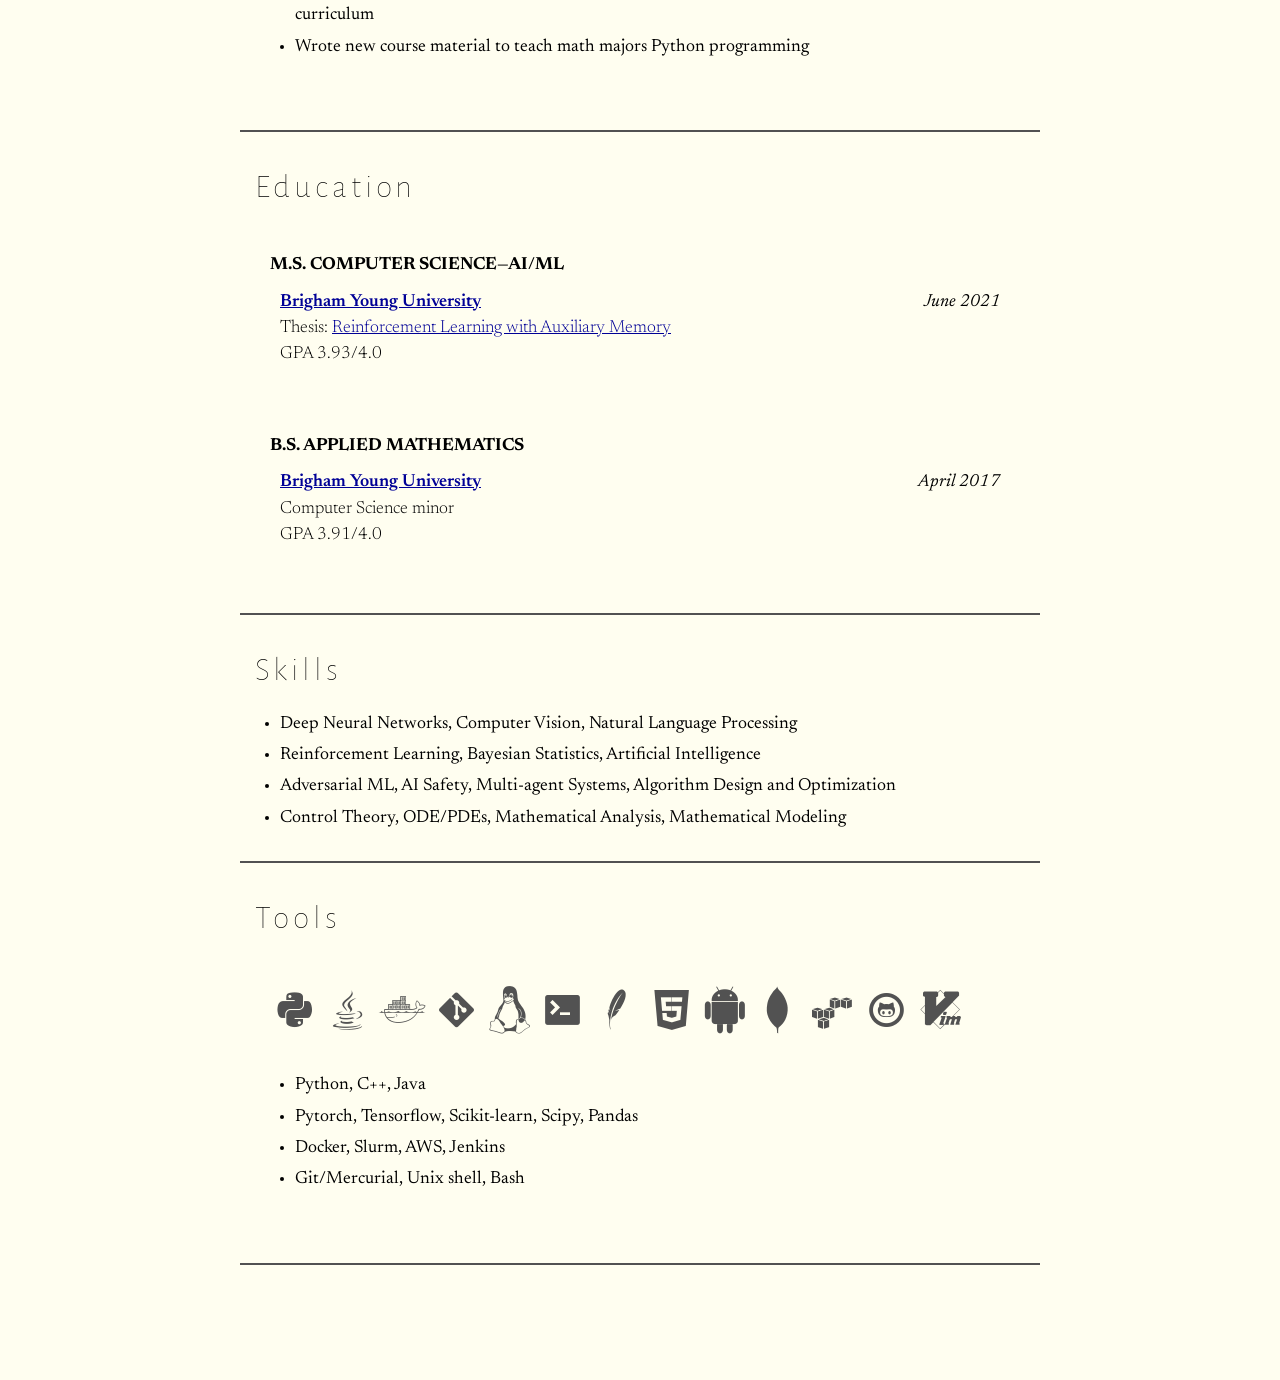
<file: resume.html>
<!DOCTYPE html>

<html>

<head>

    <!-- Global site tag (gtag.js) - Google Analytics -->
<script async src="https://www.googletagmanager.com/gtag/js?id=G-BL44L654N5"></script>
<script>
  window.dataLayer = window.dataLayer || [];
  function gtag(){dataLayer.push(arguments);}
  gtag('js', new Date());

  gtag('config', 'G-BL44L654N5');
</script>

<link rel='stylesheet' href='style/devicons.css'>
<link rel='stylesheet' href='style/style.css'>
<link rel="stylesheet" href="https://fonts.googleapis.com/css?family=Alegreya Sans">
<link rel="stylesheet" href="https://fonts.googleapis.com/css?family=Newsreader">


<title>Sterling Suggs resume</title>


</head>

<body>
    
    <nav class="navbar">
        <!-- <div class="menu"> -->
        <a href="index.html" id=home-button>Sterling Suggs</a>
        <a href="projects.html" >ML projects</a>
        <a href="musicmain.html">Music</a>
        <a href="resume.html" id="current-page">Resume</a>
        
        <!-- </div> -->

        
    </nav>

<div class='main'>

    <h3 class='title'>Resume</h3>
    
    <div style='text-align: center;;'><samp> sterlingwsuggs at gmail dot com </samp></div>

    <div class='flex'>
    <a class='button' style='width:8em;' href='ml/sterling_suggs_resume.pdf' target="_blank">PDF version</a>
    <a class='button' style='width:8em;' href='https://www.linkedin.com/in/swsuggs' target="_blank"> LinkedIn </a>
    
    </div>


    <div class='res-section'>
        <h3 class='res-sec-title'>Experience</h3>
        
        <div class='res-item'>
            <div class=res-item-head>Lead Machine Learning Research Scientist</div>
            <div class='res-item-date'>July 2021 &ndash; present</div>
            <!-- <div class=res-item-head>Senior Machine Learning Research Scientist</div>
            <div class='res-item-date'>Jan 2023 &ndash; Dec 2023</div>
            <div class=res-item-head>Machine Learning Research Scientist</div>
            <div class='res-item-date'>July 2021 &ndash; Dec 2022</div> -->
            <div class='res-item-detail'><a href="https://twosixtech.com/" target="_blank">Two Six Technologies</a></div>
            <ul class=res-list>
                <li>Developed and maintained <a href='https://github.com/twosixlabs/armory' target='_blank'>Armory</a>, an open source framework for evaluating ML defenses against adversarial attacks. Crafted and integrated new models, datasets, metrics, attacks, defenses, visualizations, and other tools</li>
                <li>Orchestrated large-scale ML robustness evaluations across multiple industry and government partners, architecting virtual and physical evasion and poisoning attacks to stress-test the resilience of state-of-the-art vision and detection models against out-of-distribution and adversarial data</li>
                <li>Researched, prototyped, and demonstrated AI-enabled product features including smart data annotation, keypoint pose estimation, fuzzy query matching, and 3D differentiable rendering, bridging the gap between theoretical vulnerabilities and deployable solutions</li>
                <li>Drove business development through technical writing for proposals, RFIs, white papers, demos and presentations for key customers and stakeholders</li>
            </ul>
        </div>

        <div class='res-item'>
            <div class=res-item-head>Research Assistant</div>
            <div class='res-item-date'>Sept 2017 &ndash; June 2021</div>
            <div class='res-item-detail'><a href="https://science.byu.edu/computer-science" target="_blank">BYU Computer Science Dept.</a></div>
            <ul class=res-list>
                <li>Researched and implemented methods for distributional shift adaptation in reinforcement learning, to enable agents to maintain performance across diverse domains and accelerate convergence beyond standard gradient methods</li>
                <li>Engineered attention-based memory mechanisms for reinforcement learning to improve how agents represent and learn from sparse data</li>
                <li>Optimized memory efficiency, achieving 16x increase in memory throughput for fast information retrieval</li>
            </ul>
        </div>

        <div class='res-item'>
            <div class=res-item-head> Software Engineer</div>
            <div class='res-item-date'>April 2016 &ndash; April 2017</div>
            <div class='res-item-detail'>
                <a href='https://spa.com/news-insights/spa-acquires-veracity-forecasting-and-analysis-2/' target="_blank">
                Veracity Forecasting and Analysis</a> 
            </div>
            <ul class='res-list'>
                <li>Developed physics-based predictive models to simulate complex material degradation, utilizing scientific computing to improve failure probability accuracy</li>
                <li>Modeled and simulated recruitment and inventory transition schedules in order to identify bottlenecks and potential optimization points</li>
                <li>Automated data collection for human resource planning, saving hours of weekly manual effort</li>
            </ul>
        </div>

        <div class='res-item'>
            <div class=res-item-head> Developer</div>
            <div class='res-item-date'>Oct 2015 &ndash; April 2016</div>
            <div class='res-item-detail'><a href="https://science.byu.edu/mathematics" target="_blank">BYU Mathematics Dept.</a></div>
            <ul class='res-list'>
                <li>Drafted and refined new scientific computing and data science programming labs for university curriculum
                <li>Wrote new course material to teach math majors Python programming</li>
            </ul>
        </div>

    </div>


    <div class='res-section'>
        <h3 class='res-sec-title'>Education</h3>
        
        <div class='res-item'>
            <h2>M.S. Computer Science&mdash;AI/ML</h2>
            <div class='res-content'>
            <div class=res-item-head> <a href="https://www.byu.edu/" target="_blank">Brigham Young University</a></div>
            <div class='res-item-date'>June 2021</div>
            <div class='res-item-detail'>Thesis: <a href='https://scholarsarchive.byu.edu/etd/9028/' target="_blank">Reinforcement Learning with Auxiliary Memory</a></div>
            <div class='res-item-detail'>GPA 3.93/4.0</div>
            </div>
        </div>

        <div class='res-item'>
            <h2>B.S. Applied Mathematics</h2>
            <div class='res-content'>
            <div class=res-item-head> <a href="https://www.byu.edu/" target="_blank">Brigham Young University</a></div>
            <div class='res-item-date'>April 2017</div>
            <div class='res-item-detail'>Computer Science minor</div>
            <div class='res-item-detail'>GPA 3.91/4.0</div>
            </div>
        </div>

    </div>


    <div class="res-section">
        <h3 class="res-sec-title">Skills</h3>
        <ul class="res-list">
            <li>Deep Neural Networks, Computer Vision, Natural Language Processing</li> 
            <li>Reinforcement Learning, Bayesian Statistics, Artificial Intelligence</li> 
            <li>Adversarial ML, AI Safety, Multi-agent Systems, Algorithm Design and Optimization</li> 
            <li>Control Theory, ODE/PDEs, Mathematical Analysis, Mathematical Modeling</li>
        </ul>

    </div>


    <div class='res-section'>
        <h3 class='res-sec-title'>Tools</h3>

        <div class='res-item'>
            <!-- <div class=res-item-head> Languages and Tools</div> -->
            <ul class="list-inline list-icons">
                <li class="skill"><span class="devicons devicons-python" title="Python"></span></li>
                <li class='skill'><span class='devicons devicons-java' title='Java'></span></li>
                <li class='skill'><span class='devicons devicons-docker' title='Docker'></span></li>
                <li class='skill'><span class='devicons devicons-git' title='Git'></span></li>
                <li class='skill'><span class='devicons devicons-linux' title='Linux'></span></li>
                <li class='skill'><span class='devicons devicons-terminal' title='Terminal'></span></li>
                <li class='skill'><span class='devicons devicons-sqllite' title='SQLite'></span></li>
                <li class='skill'><span class='devicons devicons-html5' title='HTML5'></span></li>
                <li class='skill'><span class='devicons devicons-android' title='Android'></span></li>
                <li class='skill'><span class='devicons devicons-mongodb' title='MongoDB'></span></li>
                <li class='skill'><span class='devicons devicons-aws' title='AWS'></span></li>
                <li class="skill"><span class='devicons devicons-github' title="Github"></span></li>
                <li class='skill'><span class='devicons devicons-vim' title='Vim'></span></li>
            </ul>
            <ul class='res-list'>
                <li>Python, C++, Java</li>
                <li>Pytorch, Tensorflow, Scikit-learn, Scipy, Pandas</li>
                <li>Docker, Slurm, AWS, Jenkins</li>
                <li>Git/Mercurial, Unix shell, Bash</li>
            </ul>
        </div>

    </div>



<div style='height:100px;'></div>
</div>




</body>
</html>
</file>
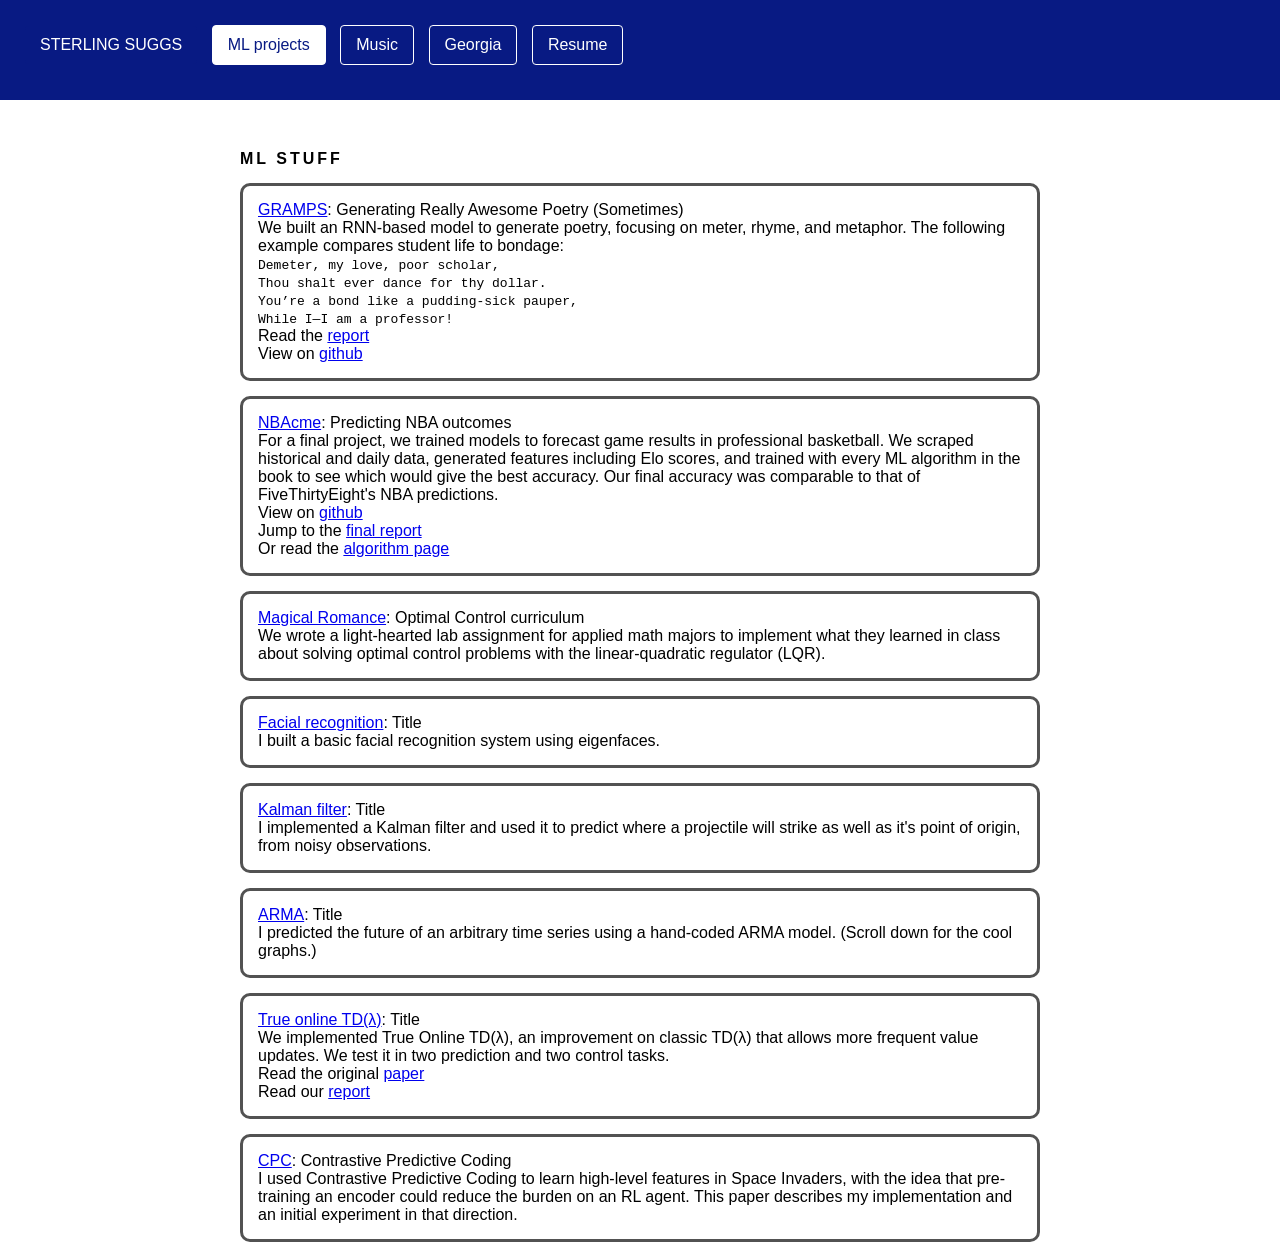
<file: src/projects.html>
<!DOCTYPE html>

<html>

<head>

    <!-- Global site tag (gtag.js) - Google Analytics -->
<script async src="https://www.googletagmanager.com/gtag/js?id=G-BL44L654N5"></script>
<script>
  window.dataLayer = window.dataLayer || [];
  function gtag(){dataLayer.push(arguments);}
  gtag('js', new Date());

  gtag('config', 'G-BL44L654N5');
</script>

<link rel='stylesheet' href='style.css'>


<title>Sterling Suggs projects</title>


</head>

<body>
    
    <nav class="navbar">
        <div class="menu">
        <a href="index.html" id=home-button>Sterling Suggs</a>
        <a href="projects.html" id="current-page">ML projects</a>
        <a href="music.html">Music</a>
        <a href="georgia.html">Georgia</a>
        <a href="resume.html">Resume</a>
        </div>

        
    </nav>


<div class='main'>
    <h3 class="ml">ML Stuff</h3>


    <div class="project">
        <a href="https://github.com/Tahlor/GRAMPS" target="_blank">GRAMPS</a>: Generating Really Awesome Poetry (Sometimes)
        <p> We built an RNN-based model to generate poetry, focusing on meter, rhyme, and metaphor.  The following example compares student life to bondage: <br />
        <samp>  Demeter, my love, poor scholar, <br/>
                Thou shalt ever dance for thy dollar. <br/>
                You’re a bond like a pudding-sick pauper, <br/>
                While I—I am a professor! <br/>
        </samp>
            Read the <a href='../ml/gramps.pdf' target='blank'>report</a> <br />
            View on <a href='https://github.com/Tahlor/GRAMPS' target='_blank'>github</a>
        </p>
    </div>


    <div class="project">
        <a href="https://github.com/a-morr/nbacme" target="_blank">NBAcme</a>: Predicting NBA outcomes 
        <p> For a final project, we trained models to forecast game results in professional basketball.
        We scraped historical and daily data, generated features including Elo scores, and trained with every ML algorithm in the book to see which would give the best accuracy.  Our final accuracy was comparable to that of FiveThirtyEight's NBA predictions. <br/>
            View on <a href="https://github.com/a-morr/nbacme" target="_blank">github</a> <br/>
            Jump to the <a href='https://github.com/a-morr/nbacme/blob/master/Final.ipynb' target='blank'>final report</a> <br/>
            Or read the <a href='https://github.com/a-morr/nbacme/blob/master/Algorithm_Discussion.ipynb' target='blank'>algorithm page</a> <br/>

        </p>
    </div>

    <div class="project">
        <a href="../ml/HarryPotter.pdf" target="_blank">Magical Romance</a>: Optimal Control curriculum
        <p> We wrote a light-hearted lab assignment for applied math majors to implement what they learned in class about solving optimal control problems with the linear-quadratic regulator (LQR).
        </p>
    </div>

    <div class="project">
        <a href="https://github.com/swsuggs/old_labs/blob/main/FacialRecNotebook.ipynb" target="_blank">Facial recognition</a>: Title
        <p> I built a basic facial recognition system using eigenfaces.
        </p>
    </div>

    <div class="project">
        <a href="https://github.com/swsuggs/old_labs/blob/main/kalman.ipynb" target="_blank">Kalman filter</a>: Title
        <p> I implemented a Kalman filter and used it to predict where a projectile will strike as well as it's point of origin, from noisy observations.
        </p>
    </div>

    <div class="project">
        <a href="https://github.com/swsuggs/old_labs/blob/main/ARMA.ipynb" target="_blank">ARMA</a>: Title
        <p> I predicted the future of an arbitrary time series using a hand-coded ARMA model.  (Scroll down for the cool graphs.)

        </p>
    </div>

    <div class="project">
        <a href="../ml/td_lambda.pdf" target="_blank">True online TD(λ)</a>: Title
        <p>We implemented True Online TD(λ), an improvement on classic TD(λ) that allows more frequent value updates.  We test it in two prediction and two control tasks.<br/>
        Read the original <a href="http://proceedings.mlr.press/v32/seijen14.html" target="_blank">paper</a><br/>
        Read our <a href= "../ml/td_lambda.pdf" target='_blank'>report</a><br/>
        </p>
    </div>

    <div class="project">
        <a href="../ml/cpc.pdf" target="_blank">CPC</a>: Contrastive Predictive Coding
        <p> I used Contrastive Predictive Coding to learn high-level features in Space Invaders, with the idea that pre-training an encoder could reduce the burden on an RL agent.  This paper describes my implementation and an initial experiment in that direction.

        </p>
    </div>



    


</div>





</body>


</html>
</file>
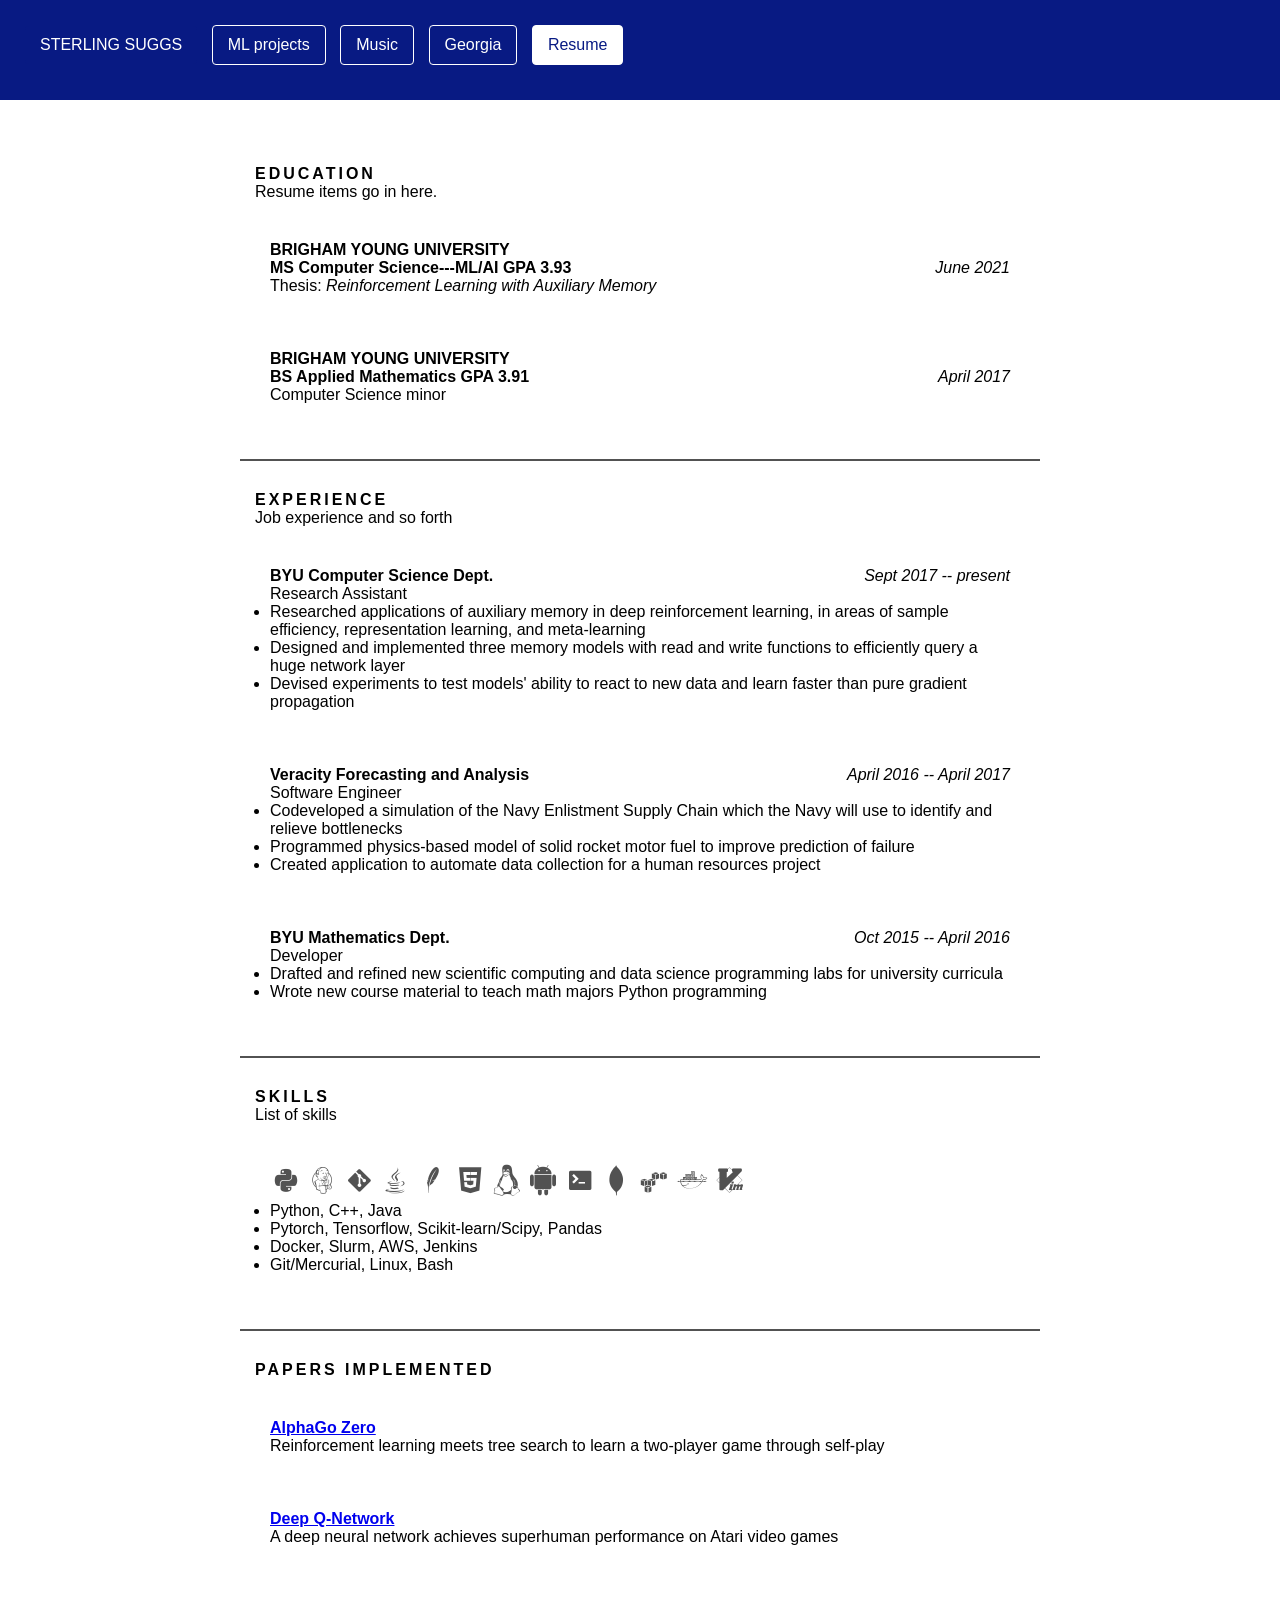
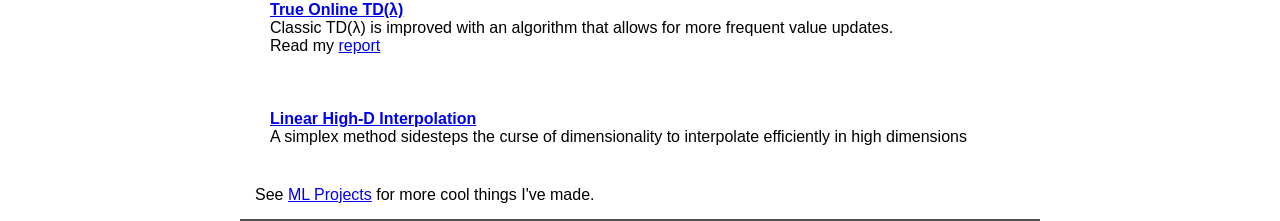
<file: src/resume.html>
<!DOCTYPE html>

<html>

<head>

    <!-- Global site tag (gtag.js) - Google Analytics -->
<script async src="https://www.googletagmanager.com/gtag/js?id=G-BL44L654N5"></script>
<script>
  window.dataLayer = window.dataLayer || [];
  function gtag(){dataLayer.push(arguments);}
  gtag('js', new Date());

  gtag('config', 'G-BL44L654N5');
</script>

<link rel='stylesheet' href='devicons.css'>
<link rel='stylesheet' href='style.css'>


<title>Sterling Suggs resume</title>


</head>

<body>
    
    <nav class="navbar">
        <div class="menu">
        <a href="index.html" id=home-button>Sterling Suggs</a>
        <a href="projects.html" >ML projects</a>
        <a href="music.html">Music</a>
        <a href="georgia.html">Georgia</a>
        <a href="resume.html" id="current-page">Resume</a>
        </div>

        
    </nav>

<div class='main'>

    <div class='res-section'>
        <h3>Education</h3>
        Resume items go in here.
        <div class='res-item'>
            <h2>Brigham Young University</h2>
            <div class=res-item-head> <strong>MS Computer Science---ML/AI </strong> GPA 3.93</div>
            <div class='res-item-date'>June 2021</div>
            <div class='res-item-detail'>Thesis: <em>Reinforcement Learning with Auxiliary Memory</em></div>

        </div>

        <div class='res-item'>
            <h2>Brigham Young University</h2>
            <div class=res-item-head> <strong>BS Applied Mathematics</strong> GPA 3.91</div>
            <div class='res-item-date'>April 2017</div>
            <div class='res-item-detail'>Computer Science minor</div>
        </div>


    </div>

    <div class='res-section'>
        <h3>Experience</h3>
        Job experience and so forth
        
        <div class='res-item'>
            <div class=res-item-head> BYU Computer Science Dept.</div>
            <div class='res-item-date'>Sept 2017 -- present</div>
            <div class='res-item-detail'>Research Assistant</div>
            <ul>
                <li>Researched applications of auxiliary memory in deep reinforcement learning, in areas of sample efficiency, representation learning, and meta-learning</li>
                <li>Designed and implemented three memory models with read and write functions to efficiently query a huge network layer</li>
                <li>Devised experiments to test models' ability to react to new data and learn faster than pure gradient propagation</li>
            </ul>
        </div>

        <div class='res-item'>
            <div class=res-item-head> Veracity Forecasting and Analysis</div>
            <div class='res-item-date'>April 2016 -- April 2017</div>
            <div class='res-item-detail'>Software Engineer</div>
            <ul>
                <li>Codeveloped a simulation of the Navy Enlistment Supply Chain which the Navy will use to identify and relieve bottlenecks</li>
                <li>Programmed physics-based model of solid rocket motor fuel to improve prediction of failure</li>
                <li>Created application to automate data collection for a human resources project</li>
            </ul>
        </div>

        <div class='res-item'>
            <div class=res-item-head> BYU Mathematics Dept.</div>
            <div class='res-item-date'>Oct 2015 -- April 2016</div>
            <div class='res-item-detail'>Developer</div>
            <ul>
                <li>Drafted and refined new scientific computing and data science programming labs for university curricula</li>
                <li>Wrote new course material to teach math majors Python programming</li>
            </ul>
        </div>

    </div>


    <div class='res-section'>
        <h3>Skills</h3>
        List of skills

        <div class='res-item'>
            <!-- <div class=res-item-head> Languages and Tools</div> -->
            <ul class="list-inline list-icons">
                <li class="skill"><span class="devicons devicons-python" title="Python"></span></li>
                <li class="skill"><span class='devicons devicons-jenkins' title="Jenkins"></span></li>
                <li class='skill'><span class='devicons devicons-git' title='Git'></span></li>
                <li class='skill'><span class='devicons devicons-java' title='Java'></span></li>
                <li class='skill'><span class='devicons devicons-sqllite' title='SQLite'></span></li>
                <li class='skill'><span class='devicons devicons-html5' title='HTML5'></span></li>
                <li class='skill'><span class='devicons devicons-linux' title='Linux'></span></li>
                <li class='skill'><span class='devicons devicons-android' title='Android'></span></li>
                <li class='skill'><span class='devicons devicons-terminal' title='Terminal'></span></li>
                <li class='skill'><span class='devicons devicons-mongodb' title='MongoDB'></span></li>
                <li class='skill'><span class='devicons devicons-aws' title='AWS'></span></li>
                <li class='skill'><span class='devicons devicons-docker' title='Docker'></span></li>
                <li class='skill'><span class='devicons devicons-vim' title='Vim'></span></li>
            </ul>
            <ul>
                <li>Python, C++, Java</li>
                <li>Pytorch, Tensorflow, Scikit-learn/Scipy, Pandas</li>
                <li>Docker, Slurm, AWS, Jenkins</li>
                <li>Git/Mercurial, Linux, Bash</li>
            </ul>
        </div>

    </div>

    <div class='res-section'>
        <h3>Papers implemented</h3>

        <div class='res-item'>
            <div class='res-item-head'><a href='https://deepmind.com/blog/article/alphago-zero-starting-scratch' target='_blank'>AlphaGo Zero</a></div>
            <div class='res-item-detail'>Reinforcement learning meets tree search to learn a two-player game through self-play</div>
        </div>

        <div class='res-item'>
            <div class='res-item-head'><a href='https://deepmind.com/research/publications/human-level-control-through-deep-reinforcement-learning' target='_blank'>Deep Q-Network</a></div>
            <div class='res-item-detail'>A deep neural network achieves superhuman performance on Atari video games</div>
        </div>

        <div class='res-item'>
            <div class='res-item-head'><a href='http://proceedings.mlr.press/v32/seijen14.html' target='_blank'>True Online TD(λ)</a></div>
            <div class='res-item-detail'>Classic TD(λ) is improved with an algorithm that allows for more frequent value updates. <br>
                Read my <a href='../ml/td_lambda.pdf' target='-blank'>report</a>
            </div>
        </div>

        <div class='res-item'>
            <div class='res-item-head'><a href='https://www.ams.org/journals/mcom/1988-50-181/S0025-5718-1988-0917826-0/S0025-5718-1988-0917826-0.pdf' target='_blank'>Linear High-D Interpolation</a></div>
            <div class='res-item-detail'>A simplex method sidesteps the curse of dimensionality to interpolate efficiently in high dimensions</div>
        </div>

        See <a href='projects.html'>ML Projects</a> for more cool things I've made.

    </div>


</div>

</body>
</html>
</file>
<file: style/style.css>
* {
    margin: 0;
    padding: 0;
    border: 0;
    outline: 0;
    font-size: 100%;
    vertical-align: baseline;
    background: transparent;
    box-sizing: border-box;
}


:root{
    --theme-main:rgb(16, 30, 110);
    --theme-link: rgb(0, 0, 150);
    --theme-link-visited: rgb(70, 0, 150);
    --theme-gray:rgb(82, 82, 82);
    --theme-2: rgb(1,1,1);
    --theme-background: rgb(255, 254, 240);
    --text-font:'Newsreader';
    --title-font:'Alegreya Sans';
    --large-font:2.5em;
    --mlarge-font:1.9em;
    --small-font:1.1em;
    --msmall-font:1.2em;
}

a:link {
    color:var(--theme-link);
}

a:visited {
    color:var(--theme-link-visited)
}

body {
    background-color: var(--theme-background);
    font-family: var(--text-font);
    font-size:var(--small-font);
    line-height: 1.5;
    text-align: justify;
  }

.title {
    font-family: var(--title-font);
    font-size: var(--large-font);
    text-align: center;
    letter-spacing: .2em;
    text-transform: uppercase;
    font-weight: 100;
  }

.navbar{
    background-color:var(--theme-main);
    font-family: var(--title-font);
    width:100%;
    color:var(--theme-main);
    padding:1.1em;
    position:fixed;
    left: 0;
    top: 0;
    z-index:10;
    letter-spacing: .05em;
    display: flex;
    flex-direction: row;
    flex-wrap: wrap;

}

.navbar a { 
    margin:5px;
    padding:10px 15px;
    border:1px solid var(--theme-background);
    border-radius:4px;
    color:var(--theme-background);
    background-color:var(--theme-main);
    text-decoration: none;
    transition: background .5s;
    font-family: var(--title-font);
    font-size:var(--msmall-font);
}

#current-page{
    background-color:var(--theme-background);
    color:var(--theme-main);
    text-decoration: none;
    transition: background .5s;
}

#current-page:hover {
    color:var(--theme-background);
    background-color:var(--theme-main);
}

#home-button{
    text-transform: uppercase;
    border:none;
    
}

.navbar a:hover {

    background-color:var(--theme-background);
    color:var(--theme-main);
}


.main {
    max-width: min(800px, 75%);
    position:relative;
    top:5.1em;
    margin:2.6em auto;
    height:100%;
    /* min-height: 100vh; */
}

#content-wrap {
    text-align: center;
    padding-bottom: 2.5rem;    /* Footer height */
  }

.inline-item {
    display:inline-block;
    max-width: 100%;
    padding:10px;
    /* border:1px solid red; */
}

.button{
    display:inline-block;
    margin:15px auto;
    padding:10px 15px;
    border:1px solid var(--theme-background);
    border-radius:4px;
    color:var(--theme-background);
    background-color:var(--theme-main);
    text-decoration: none;
    transition: background .5s;
    text-align:center;
}

.button:hover{
    background-color: var(--theme-background);
    color:var(--theme-main);
    border:1px solid var(--theme-main);
}

a.button:link{
    color:var(--theme-background);
}
a.button:visited{
    color:var(--theme-background)
}
a.button:hover{
    background-color: var(--theme-background);
    color:var(--theme-main);
    border:1px solid var(--theme-main);
}


.project {
    border: 2px solid var(--theme-gray);
    border-radius: 10px;
    margin:15px auto;
    padding:15px;
}


.res-section {
    border-bottom: 2px solid var(--theme-gray);
    margin:15px auto;
    padding:15px;
}

.res-sec-title{
    font-family: var(--title-font);
    letter-spacing: .12em;
    font-size: var(--mlarge-font);
    font-weight: 100;
}

.res-item {
    margin:25px auto;
    padding:15px;
    width:100%;
    /* border:1px solid red; */
}

.res-content {
    padding: 10px;
}

.res-list {
    padding:10px 25px;
}
.res-list li {
    margin:5px 0px;
}

.res-item h2 {
    text-transform: uppercase;
}

.res-item-head {
    display: inline-block;
    font-weight: 600;
    text-align: left;
    
}

.res-item-date {
    display: inline-block;
    text-align: right;
    float:right;
    font-style:italic;
    
}


.res-item-detail{
    font-weight: 300;
}


.skill {
    display:inline-block;
    font-size:2.8em;
    color:var(--theme-gray);
}

.skill:hover{
    color:var(--theme-main);
}

.music-item h2 {
    text-transform: uppercase;
}
.music-item-inst {
    font-style: italic;
}

.rel {
    position: relative;
}
.div-link {
    position:absolute; 
    width:100%;
    height:100%;
    top:0;
    left: 0;
    z-index: 1;
}

.container{
    
    position:relative;
    display: inline-block;
    text-align: justify;
    margin:30px;
    
    
}

.container:hover{
    border: 2px solid rgb(175, 173, 173);
    
}

div.flex{
    display: flex;
    justify-content:space-around;
}

.field {
    background-color:white;
    border: 1px solid var(--theme-gray);
}
/* 
.footer{
    text-align:center;
    background-color: var(--theme-main);
    color:var(--theme-background);
    position: absolute;
    bottom: 0;
    width:100%;
    height:2.5rem;
} */

/* 
@media only screen and (min-width : 600px) {


} */
</file>
<file: style/devicons.css>
﻿/*!
 *  Devicons 1.8.0 made by Theodore Vorillas / http://vorillaz.com 
 */
@font-face {
  font-family: 'devicons';
  src: url("../fonts/devicons.eot?xqxft6");
  src: url("../fonts/devicons.eot?#iefixxqxft6") format("embedded-opentype"), url("../fonts/devicons.woff?xqxft6") format("woff"), url("../fonts/devicons.ttf?xqxft6") format("truetype"), url("../fonts/devicons.svg?xqxft6#devicons") format("svg");
  font-weight: normal;
  font-style: normal;
}

.devicons {
  font-family: 'devicons';
  speak: none;
  font-style: normal;
  font-weight: normal;
  font-variant: normal;
  text-transform: none;
  line-height: 1;
  /* Better Font Rendering =========== */
  -webkit-font-smoothing: antialiased;
  -moz-osx-font-smoothing: grayscale;
}

.devicons-git:before {
  content: "\e602";
}

.devicons-git_compare:before {
  content: "\e628";
}

.devicons-git_branch:before {
  content: "\e625";
}

.devicons-git_commit:before {
  content: "\e629";
}

.devicons-git_pull_request:before {
  content: "\e626";
}

.devicons-git_merge:before {
  content: "\e627";
}

.devicons-bitbucket:before {
  content: "\e603";
}

.devicons-github_alt:before {
  content: "\e608";
}

.devicons-github_badge:before {
  content: "\e609";
}

.devicons-github:before {
  content: "\e60a";
}

.devicons-github_full:before {
  content: "\e617";
}

.devicons-java:before {
  content: "\e638";
}

.devicons-ruby:before {
  content: "\e639";
}

.devicons-scala:before {
  content: "\e637";
}

.devicons-python:before {
  content: "\e63c";
}

.devicons-go:before {
  content: "\e624";
}

.devicons-ruby_on_rails:before {
  content: "\e63b";
}

.devicons-django:before {
  content: "\e61d";
}

.devicons-markdown:before {
  content: "\e63e";
}

.devicons-php:before {
  content: "\e63d";
}

.devicons-mysql:before {
  content: "\e604";
}

.devicons-streamline:before {
  content: "\e605";
}

.devicons-database:before {
  content: "\e606";
}

.devicons-laravel:before {
  content: "\e63f";
}

.devicons-javascript:before {
  content: "\e64e";
}

.devicons-angular:before {
  content: "\e653";
}

.devicons-backbone:before {
  content: "\e652";
}

.devicons-coffeescript:before {
  content: "\e651";
}

.devicons-jquery:before {
  content: "\e650";
}

.devicons-modernizr:before {
  content: "\e620";
}

.devicons-jquery_ui:before {
  content: "\e654";
}

.devicons-ember:before {
  content: "\e61b";
}

.devicons-dojo:before {
  content: "\e61c";
}

.devicons-nodejs:before {
  content: "\e619";
}

.devicons-nodejs_small:before {
  content: "\e618";
}

.devicons-javascript_shield:before {
  content: "\e64f";
}

.devicons-bootstrap:before {
  content: "\e647";
}

.devicons-sass:before {
  content: "\e64b";
}

.devicons-css3_full:before {
  content: "\e64a";
}

.devicons-css3:before {
  content: "\e649";
}

.devicons-html5:before {
  content: "\e636";
}

.devicons-html5_multimedia:before {
  content: "\e632";
}

.devicons-html5_device_access:before {
  content: "\e633";
}

.devicons-html5_3d_effects:before {
  content: "\e635";
}

.devicons-html5_connectivity:before {
  content: "\e634";
}

.devicons-ghost_small:before {
  content: "\e614";
}

.devicons-ghost:before {
  content: "\e61f";
}

.devicons-magento:before {
  content: "\e640";
}

.devicons-joomla:before {
  content: "\e641";
}

.devicons-jekyll_small:before {
  content: "\e60d";
}

.devicons-drupal:before {
  content: "\e642";
}

.devicons-wordpress:before {
  content: "\e60b";
}

.devicons-grunt:before {
  content: "\e64c";
}

.devicons-bower:before {
  content: "\e64d";
}

.devicons-npm:before {
  content: "\e61e";
}

.devicons-yahoo_small:before {
  content: "\e62b";
}

.devicons-yahoo:before {
  content: "\e615";
}

.devicons-bing_small:before {
  content: "\e600";
}

.devicons-windows:before {
  content: "\e60f";
}

.devicons-linux:before {
  content: "\e612";
}

.devicons-ubuntu:before {
  content: "\e63a";
}

.devicons-android:before {
  content: "\e60e";
}

.devicons-apple:before {
  content: "\e611";
}

.devicons-appstore:before {
  content: "\e613";
}

.devicons-phonegap:before {
  content: "\e630";
}

.devicons-blackberry:before {
  content: "\e623";
}

.devicons-stackoverflow:before {
  content: "\e610";
}

.devicons-techcrunch:before {
  content: "\e62c";
}

.devicons-codrops:before {
  content: "\e62f";
}

.devicons-css_tricks:before {
  content: "\e601";
}

.devicons-smashing_magazine:before {
  content: "\e62d";
}

.devicons-netmagazine:before {
  content: "\e62e";
}

.devicons-codepen:before {
  content: "\e616";
}

.devicons-cssdeck:before {
  content: "\e62a";
}

.devicons-hackernews:before {
  content: "\e61a";
}

.devicons-dropbox:before {
  content: "\e607";
}

.devicons-google_drive:before {
  content: "\e631";
}

.devicons-visualstudio:before {
  content: "\e60c";
}

.devicons-unity_small:before {
  content: "\e621";
}

.devicons-raspberry_pi:before {
  content: "\e622";
}

.devicons-chrome:before {
  content: "\e643";
}

.devicons-ie:before {
  content: "\e644";
}

.devicons-firefox:before {
  content: "\e645";
}

.devicons-opera:before {
  content: "\e646";
}

.devicons-safari:before {
  content: "\e648";
}

.devicons-swift:before {
  content: "\e655";
}

.devicons-symfony:before {
  content: "\e656";
}

.devicons-symfony_badge:before {
  content: "\e657";
}

.devicons-less:before {
  content: "\e658";
}

.devicons-stylus:before {
  content: "\e659";
}

.devicons-trello:before {
  content: "\e65a";
}

.devicons-atlassian:before {
  content: "\e65b";
}

.devicons-jira:before {
  content: "\e65c";
}

.devicons-envato:before {
  content: "\e65d";
}

.devicons-snap_svg:before {
  content: "\e65e";
}

.devicons-raphael:before {
  content: "\e65f";
}

.devicons-google_analytics:before {
  content: "\e660";
}

.devicons-compass:before {
  content: "\e661";
}

.devicons-onedrive:before {
  content: "\e662";
}

.devicons-gulp:before {
  content: "\e663";
}

.devicons-atom:before {
  content: "\e664";
}

.devicons-cisco:before {
  content: "\e665";
}

.devicons-nancy:before {
  content: "\e666";
}

.devicons-clojure:before {
  content: "\e668";
}

.devicons-clojure_alt:before {
  content: "\e66a";
}

.devicons-perl:before {
  content: "\e669";
}

.devicons-celluloid:before {
  content: "\e66b";
}

.devicons-w3c:before {
  content: "\e66c";
}

.devicons-redis:before {
  content: "\e66d";
}

.devicons-postgresql:before {
  content: "\e66e";
}

.devicons-webplatform:before {
  content: "\e66f";
}

.devicons-jenkins:before {
  content: "\e667";
}

.devicons-requirejs:before {
  content: "\e670";
}

.devicons-opensource:before {
  content: "\e671";
}

.devicons-typo3:before {
  content: "\e672";
}

.devicons-uikit:before {
  content: "\e673";
}

.devicons-doctrine:before {
  content: "\e674";
}

.devicons-groovy:before {
  content: "\e675";
}

.devicons-nginx:before {
  content: "\e676";
}

.devicons-haskell:before {
  content: "\e677";
}

.devicons-zend:before {
  content: "\e678";
}

.devicons-gnu:before {
  content: "\e679";
}

.devicons-yeoman:before {
  content: "\e67a";
}

.devicons-heroku:before {
  content: "\e67b";
}

.devicons-debian:before {
  content: "\e67d";
}

.devicons-travis:before {
  content: "\e67e";
}

.devicons-dotnet:before {
  content: "\e67f";
}

.devicons-codeigniter:before {
  content: "\e680";
}

.devicons-javascript_badge:before {
  content: "\e681";
}

.devicons-yii:before {
  content: "\e682";
}

.devicons-msql_server:before {
  content: "\e67c";
}

.devicons-composer:before {
  content: "\e683";
}

.devicons-krakenjs_badge:before {
  content: "\e684";
}

.devicons-krakenjs:before {
  content: "\e685";
}

.devicons-mozilla:before {
  content: "\e686";
}

.devicons-firebase:before {
  content: "\e687";
}

.devicons-sizzlejs:before {
  content: "\e688";
}

.devicons-creativecommons:before {
  content: "\e689";
}

.devicons-creativecommons_badge:before {
  content: "\e68a";
}

.devicons-mitlicence:before {
  content: "\e68b";
}

.devicons-senchatouch:before {
  content: "\e68c";
}

.devicons-bugsense:before {
  content: "\e68d";
}

.devicons-extjs:before {
  content: "\e68e";
}

.devicons-mootools_badge:before {
  content: "\e68f";
}

.devicons-mootools:before {
  content: "\e690";
}

.devicons-ruby_rough:before {
  content: "\e691";
}

.devicons-komodo:before {
  content: "\e692";
}

.devicons-coda:before {
  content: "\e693";
}

.devicons-bintray:before {
  content: "\e694";
}

.devicons-terminal:before {
  content: "\e695";
}

.devicons-code:before {
  content: "\e696";
}

.devicons-responsive:before {
  content: "\e697";
}

.devicons-dart:before {
  content: "\e698";
}

.devicons-aptana:before {
  content: "\e699";
}

.devicons-mailchimp:before {
  content: "\e69a";
}

.devicons-netbeans:before {
  content: "\e69b";
}

.devicons-dreamweaver:before {
  content: "\e69c";
}

.devicons-brackets:before {
  content: "\e69d";
}

.devicons-eclipse:before {
  content: "\e69e";
}

.devicons-cloud9:before {
  content: "\e69f";
}

.devicons-scrum:before {
  content: "\e6a0";
}

.devicons-prolog:before {
  content: "\e6a1";
}

.devicons-terminal_badge:before {
  content: "\e6a2";
}

.devicons-code_badge:before {
  content: "\e6a3";
}

.devicons-mongodb:before {
  content: "\e6a4";
}

.devicons-meteor:before {
  content: "\e6a5";
}

.devicons-meteorfull:before {
  content: "\e6a6";
}

.devicons-fsharp:before {
  content: "\e6a7";
}

.devicons-rust:before {
  content: "\e6a8";
}

.devicons-ionic:before {
  content: "\e6a9";
}

.devicons-sublime:before {
  content: "\e6aa";
}

.devicons-appcelerator:before {
  content: "\e6ab";
}

.devicons-asterisk:before {
  content: "\e6ac";
}

.devicons-aws:before {
  content: "\e6ad";
}

.devicons-digital-ocean:before {
  content: "\e6ae";
}

.devicons-dlang:before {
  content: "\e6af";
}

.devicons-docker:before {
  content: "\e6b0";
}

.devicons-erlang:before {
  content: "\e6b1";
}

.devicons-google-cloud-platform:before {
  content: "\e6b2";
}

.devicons-grails:before {
  content: "\e6b3";
}

.devicons-illustrator:before {
  content: "\e6b4";
}

.devicons-intellij:before {
  content: "\e6b5";
}

.devicons-materializecss:before {
  content: "\e6b6";
}

.devicons-openshift:before {
  content: "\e6b7";
}

.devicons-photoshop:before {
  content: "\e6b8";
}

.devicons-rackspace:before {
  content: "\e6b9";
}

.devicons-react:before {
  content: "\e6ba";
}

.devicons-redhat:before {
  content: "\e6bb";
}

.devicons-scriptcs:before {
  content: "\e6bc";
}

.devicons-sqllite:before {
  content: "\e6c4";
}

.devicons-vim:before {
  content: "\e6c5";
}
</file>
<file: src/style.css>
* {
    margin: 0;
    padding: 0;
    border: 0;
    outline: 0;
    font-size: 100%;
    vertical-align: baseline;
    background: transparent;
    box-sizing: border-box;
}


:root{
    --theme-main:rgb(8, 26, 131);
    --theme-gray:rgb(82, 82, 82);
}

body {
    background-color: white;
    font-family: 'Raleway', sans-serif;
    /* margin: 0; */
    /* padding: 0; */
  }

.navbar{
    background-color:var(--theme-main);
    width:100%;
    height:100px;
    color:var(--theme-main);
    padding:20px;
    position:fixed;
    left: 0;
    top: 0;
    z-index:10;
    
}

.menu {
    padding:25
}


.menu a {
    display:inline-block;
    margin:5px;
    padding:10px 15px;
    border:1px solid white;
    border-radius:4px;
    color:white;
    background-color:var(--theme-main);
    text-decoration: none;
    transition: background .5s;
}

#current-page{
    display:inline-block;
    margin:5px;
    padding:10px 15px;
    border:1px solid white;
    border-radius:4px;
    background-color:white;
    color:var(--theme-color);
    text-decoration: none;
    transition: background .5s;
}

#current-page:hover {
    color:white;
    background-color:var(--theme-main);
}

#home-button{
    display:inline-block;
    margin:5px;
    padding:10px 15px;
    text-transform: uppercase;
    border:none;
}

.menu a:hover {

    background-color:white;
    color:var(--theme-main);
}


.main {
    max-width: min(800px, 75%);
    position:relative;
    top:100px;
    margin:50px auto;
}

.project {
    border: 3px solid var(--theme-gray);
    border-radius: 10px;
    margin:15px auto;
    padding:15px;
}

h3 {
    letter-spacing: 3px;
    text-transform: uppercase;
}

.res-section {
    border-bottom: 2px solid var(--theme-gray);
    margin:15px auto;
    padding:15px;
}

.res-item {
    margin:25px auto;
    padding:15px;
    width:100%;
    /* border:1px solid red; */
}

.res-item h2 {
    text-transform: uppercase;
}

.res-item-head {
    display: inline-block;
    font-weight: 600;
    text-align: left;
    
}

.res-item-date {
    display: inline-block;
    text-align: right;
    float:right;
    font-style:italic;
    
}


.res-item-detail{
    font-weight: 300;
}


.skill {
    display:inline-block;
    font-size:xx-large;
    color:var(--theme-gray);
}

.skill:hover{
    color:var(--theme-main);
}

.music-item {
    border: 3px solid var(--theme-gray);
    border-radius: 10px;
    margin:15px auto;
    padding:15px;
}

.music-item h2 {
    text-transform: uppercase;
}
</file>
<file: src/devicons.css>
﻿/*!
 *  Devicons 1.8.0 made by Theodore Vorillas / http://vorillaz.com 
 */
@font-face {
  font-family: 'devicons';
  src: url("../fonts/devicons.eot?xqxft6");
  src: url("../fonts/devicons.eot?#iefixxqxft6") format("embedded-opentype"), url("../fonts/devicons.woff?xqxft6") format("woff"), url("../fonts/devicons.ttf?xqxft6") format("truetype"), url("../fonts/devicons.svg?xqxft6#devicons") format("svg");
  font-weight: normal;
  font-style: normal;
}

.devicons {
  font-family: 'devicons';
  speak: none;
  font-style: normal;
  font-weight: normal;
  font-variant: normal;
  text-transform: none;
  line-height: 1;
  /* Better Font Rendering =========== */
  -webkit-font-smoothing: antialiased;
  -moz-osx-font-smoothing: grayscale;
}

.devicons-git:before {
  content: "\e602";
}

.devicons-git_compare:before {
  content: "\e628";
}

.devicons-git_branch:before {
  content: "\e625";
}

.devicons-git_commit:before {
  content: "\e629";
}

.devicons-git_pull_request:before {
  content: "\e626";
}

.devicons-git_merge:before {
  content: "\e627";
}

.devicons-bitbucket:before {
  content: "\e603";
}

.devicons-github_alt:before {
  content: "\e608";
}

.devicons-github_badge:before {
  content: "\e609";
}

.devicons-github:before {
  content: "\e60a";
}

.devicons-github_full:before {
  content: "\e617";
}

.devicons-java:before {
  content: "\e638";
}

.devicons-ruby:before {
  content: "\e639";
}

.devicons-scala:before {
  content: "\e637";
}

.devicons-python:before {
  content: "\e63c";
}

.devicons-go:before {
  content: "\e624";
}

.devicons-ruby_on_rails:before {
  content: "\e63b";
}

.devicons-django:before {
  content: "\e61d";
}

.devicons-markdown:before {
  content: "\e63e";
}

.devicons-php:before {
  content: "\e63d";
}

.devicons-mysql:before {
  content: "\e604";
}

.devicons-streamline:before {
  content: "\e605";
}

.devicons-database:before {
  content: "\e606";
}

.devicons-laravel:before {
  content: "\e63f";
}

.devicons-javascript:before {
  content: "\e64e";
}

.devicons-angular:before {
  content: "\e653";
}

.devicons-backbone:before {
  content: "\e652";
}

.devicons-coffeescript:before {
  content: "\e651";
}

.devicons-jquery:before {
  content: "\e650";
}

.devicons-modernizr:before {
  content: "\e620";
}

.devicons-jquery_ui:before {
  content: "\e654";
}

.devicons-ember:before {
  content: "\e61b";
}

.devicons-dojo:before {
  content: "\e61c";
}

.devicons-nodejs:before {
  content: "\e619";
}

.devicons-nodejs_small:before {
  content: "\e618";
}

.devicons-javascript_shield:before {
  content: "\e64f";
}

.devicons-bootstrap:before {
  content: "\e647";
}

.devicons-sass:before {
  content: "\e64b";
}

.devicons-css3_full:before {
  content: "\e64a";
}

.devicons-css3:before {
  content: "\e649";
}

.devicons-html5:before {
  content: "\e636";
}

.devicons-html5_multimedia:before {
  content: "\e632";
}

.devicons-html5_device_access:before {
  content: "\e633";
}

.devicons-html5_3d_effects:before {
  content: "\e635";
}

.devicons-html5_connectivity:before {
  content: "\e634";
}

.devicons-ghost_small:before {
  content: "\e614";
}

.devicons-ghost:before {
  content: "\e61f";
}

.devicons-magento:before {
  content: "\e640";
}

.devicons-joomla:before {
  content: "\e641";
}

.devicons-jekyll_small:before {
  content: "\e60d";
}

.devicons-drupal:before {
  content: "\e642";
}

.devicons-wordpress:before {
  content: "\e60b";
}

.devicons-grunt:before {
  content: "\e64c";
}

.devicons-bower:before {
  content: "\e64d";
}

.devicons-npm:before {
  content: "\e61e";
}

.devicons-yahoo_small:before {
  content: "\e62b";
}

.devicons-yahoo:before {
  content: "\e615";
}

.devicons-bing_small:before {
  content: "\e600";
}

.devicons-windows:before {
  content: "\e60f";
}

.devicons-linux:before {
  content: "\e612";
}

.devicons-ubuntu:before {
  content: "\e63a";
}

.devicons-android:before {
  content: "\e60e";
}

.devicons-apple:before {
  content: "\e611";
}

.devicons-appstore:before {
  content: "\e613";
}

.devicons-phonegap:before {
  content: "\e630";
}

.devicons-blackberry:before {
  content: "\e623";
}

.devicons-stackoverflow:before {
  content: "\e610";
}

.devicons-techcrunch:before {
  content: "\e62c";
}

.devicons-codrops:before {
  content: "\e62f";
}

.devicons-css_tricks:before {
  content: "\e601";
}

.devicons-smashing_magazine:before {
  content: "\e62d";
}

.devicons-netmagazine:before {
  content: "\e62e";
}

.devicons-codepen:before {
  content: "\e616";
}

.devicons-cssdeck:before {
  content: "\e62a";
}

.devicons-hackernews:before {
  content: "\e61a";
}

.devicons-dropbox:before {
  content: "\e607";
}

.devicons-google_drive:before {
  content: "\e631";
}

.devicons-visualstudio:before {
  content: "\e60c";
}

.devicons-unity_small:before {
  content: "\e621";
}

.devicons-raspberry_pi:before {
  content: "\e622";
}

.devicons-chrome:before {
  content: "\e643";
}

.devicons-ie:before {
  content: "\e644";
}

.devicons-firefox:before {
  content: "\e645";
}

.devicons-opera:before {
  content: "\e646";
}

.devicons-safari:before {
  content: "\e648";
}

.devicons-swift:before {
  content: "\e655";
}

.devicons-symfony:before {
  content: "\e656";
}

.devicons-symfony_badge:before {
  content: "\e657";
}

.devicons-less:before {
  content: "\e658";
}

.devicons-stylus:before {
  content: "\e659";
}

.devicons-trello:before {
  content: "\e65a";
}

.devicons-atlassian:before {
  content: "\e65b";
}

.devicons-jira:before {
  content: "\e65c";
}

.devicons-envato:before {
  content: "\e65d";
}

.devicons-snap_svg:before {
  content: "\e65e";
}

.devicons-raphael:before {
  content: "\e65f";
}

.devicons-google_analytics:before {
  content: "\e660";
}

.devicons-compass:before {
  content: "\e661";
}

.devicons-onedrive:before {
  content: "\e662";
}

.devicons-gulp:before {
  content: "\e663";
}

.devicons-atom:before {
  content: "\e664";
}

.devicons-cisco:before {
  content: "\e665";
}

.devicons-nancy:before {
  content: "\e666";
}

.devicons-clojure:before {
  content: "\e668";
}

.devicons-clojure_alt:before {
  content: "\e66a";
}

.devicons-perl:before {
  content: "\e669";
}

.devicons-celluloid:before {
  content: "\e66b";
}

.devicons-w3c:before {
  content: "\e66c";
}

.devicons-redis:before {
  content: "\e66d";
}

.devicons-postgresql:before {
  content: "\e66e";
}

.devicons-webplatform:before {
  content: "\e66f";
}

.devicons-jenkins:before {
  content: "\e667";
}

.devicons-requirejs:before {
  content: "\e670";
}

.devicons-opensource:before {
  content: "\e671";
}

.devicons-typo3:before {
  content: "\e672";
}

.devicons-uikit:before {
  content: "\e673";
}

.devicons-doctrine:before {
  content: "\e674";
}

.devicons-groovy:before {
  content: "\e675";
}

.devicons-nginx:before {
  content: "\e676";
}

.devicons-haskell:before {
  content: "\e677";
}

.devicons-zend:before {
  content: "\e678";
}

.devicons-gnu:before {
  content: "\e679";
}

.devicons-yeoman:before {
  content: "\e67a";
}

.devicons-heroku:before {
  content: "\e67b";
}

.devicons-debian:before {
  content: "\e67d";
}

.devicons-travis:before {
  content: "\e67e";
}

.devicons-dotnet:before {
  content: "\e67f";
}

.devicons-codeigniter:before {
  content: "\e680";
}

.devicons-javascript_badge:before {
  content: "\e681";
}

.devicons-yii:before {
  content: "\e682";
}

.devicons-msql_server:before {
  content: "\e67c";
}

.devicons-composer:before {
  content: "\e683";
}

.devicons-krakenjs_badge:before {
  content: "\e684";
}

.devicons-krakenjs:before {
  content: "\e685";
}

.devicons-mozilla:before {
  content: "\e686";
}

.devicons-firebase:before {
  content: "\e687";
}

.devicons-sizzlejs:before {
  content: "\e688";
}

.devicons-creativecommons:before {
  content: "\e689";
}

.devicons-creativecommons_badge:before {
  content: "\e68a";
}

.devicons-mitlicence:before {
  content: "\e68b";
}

.devicons-senchatouch:before {
  content: "\e68c";
}

.devicons-bugsense:before {
  content: "\e68d";
}

.devicons-extjs:before {
  content: "\e68e";
}

.devicons-mootools_badge:before {
  content: "\e68f";
}

.devicons-mootools:before {
  content: "\e690";
}

.devicons-ruby_rough:before {
  content: "\e691";
}

.devicons-komodo:before {
  content: "\e692";
}

.devicons-coda:before {
  content: "\e693";
}

.devicons-bintray:before {
  content: "\e694";
}

.devicons-terminal:before {
  content: "\e695";
}

.devicons-code:before {
  content: "\e696";
}

.devicons-responsive:before {
  content: "\e697";
}

.devicons-dart:before {
  content: "\e698";
}

.devicons-aptana:before {
  content: "\e699";
}

.devicons-mailchimp:before {
  content: "\e69a";
}

.devicons-netbeans:before {
  content: "\e69b";
}

.devicons-dreamweaver:before {
  content: "\e69c";
}

.devicons-brackets:before {
  content: "\e69d";
}

.devicons-eclipse:before {
  content: "\e69e";
}

.devicons-cloud9:before {
  content: "\e69f";
}

.devicons-scrum:before {
  content: "\e6a0";
}

.devicons-prolog:before {
  content: "\e6a1";
}

.devicons-terminal_badge:before {
  content: "\e6a2";
}

.devicons-code_badge:before {
  content: "\e6a3";
}

.devicons-mongodb:before {
  content: "\e6a4";
}

.devicons-meteor:before {
  content: "\e6a5";
}

.devicons-meteorfull:before {
  content: "\e6a6";
}

.devicons-fsharp:before {
  content: "\e6a7";
}

.devicons-rust:before {
  content: "\e6a8";
}

.devicons-ionic:before {
  content: "\e6a9";
}

.devicons-sublime:before {
  content: "\e6aa";
}

.devicons-appcelerator:before {
  content: "\e6ab";
}

.devicons-asterisk:before {
  content: "\e6ac";
}

.devicons-aws:before {
  content: "\e6ad";
}

.devicons-digital-ocean:before {
  content: "\e6ae";
}

.devicons-dlang:before {
  content: "\e6af";
}

.devicons-docker:before {
  content: "\e6b0";
}

.devicons-erlang:before {
  content: "\e6b1";
}

.devicons-google-cloud-platform:before {
  content: "\e6b2";
}

.devicons-grails:before {
  content: "\e6b3";
}

.devicons-illustrator:before {
  content: "\e6b4";
}

.devicons-intellij:before {
  content: "\e6b5";
}

.devicons-materializecss:before {
  content: "\e6b6";
}

.devicons-openshift:before {
  content: "\e6b7";
}

.devicons-photoshop:before {
  content: "\e6b8";
}

.devicons-rackspace:before {
  content: "\e6b9";
}

.devicons-react:before {
  content: "\e6ba";
}

.devicons-redhat:before {
  content: "\e6bb";
}

.devicons-scriptcs:before {
  content: "\e6bc";
}

.devicons-sqllite:before {
  content: "\e6c4";
}

.devicons-vim:before {
  content: "\e6c5";
}
</file>
